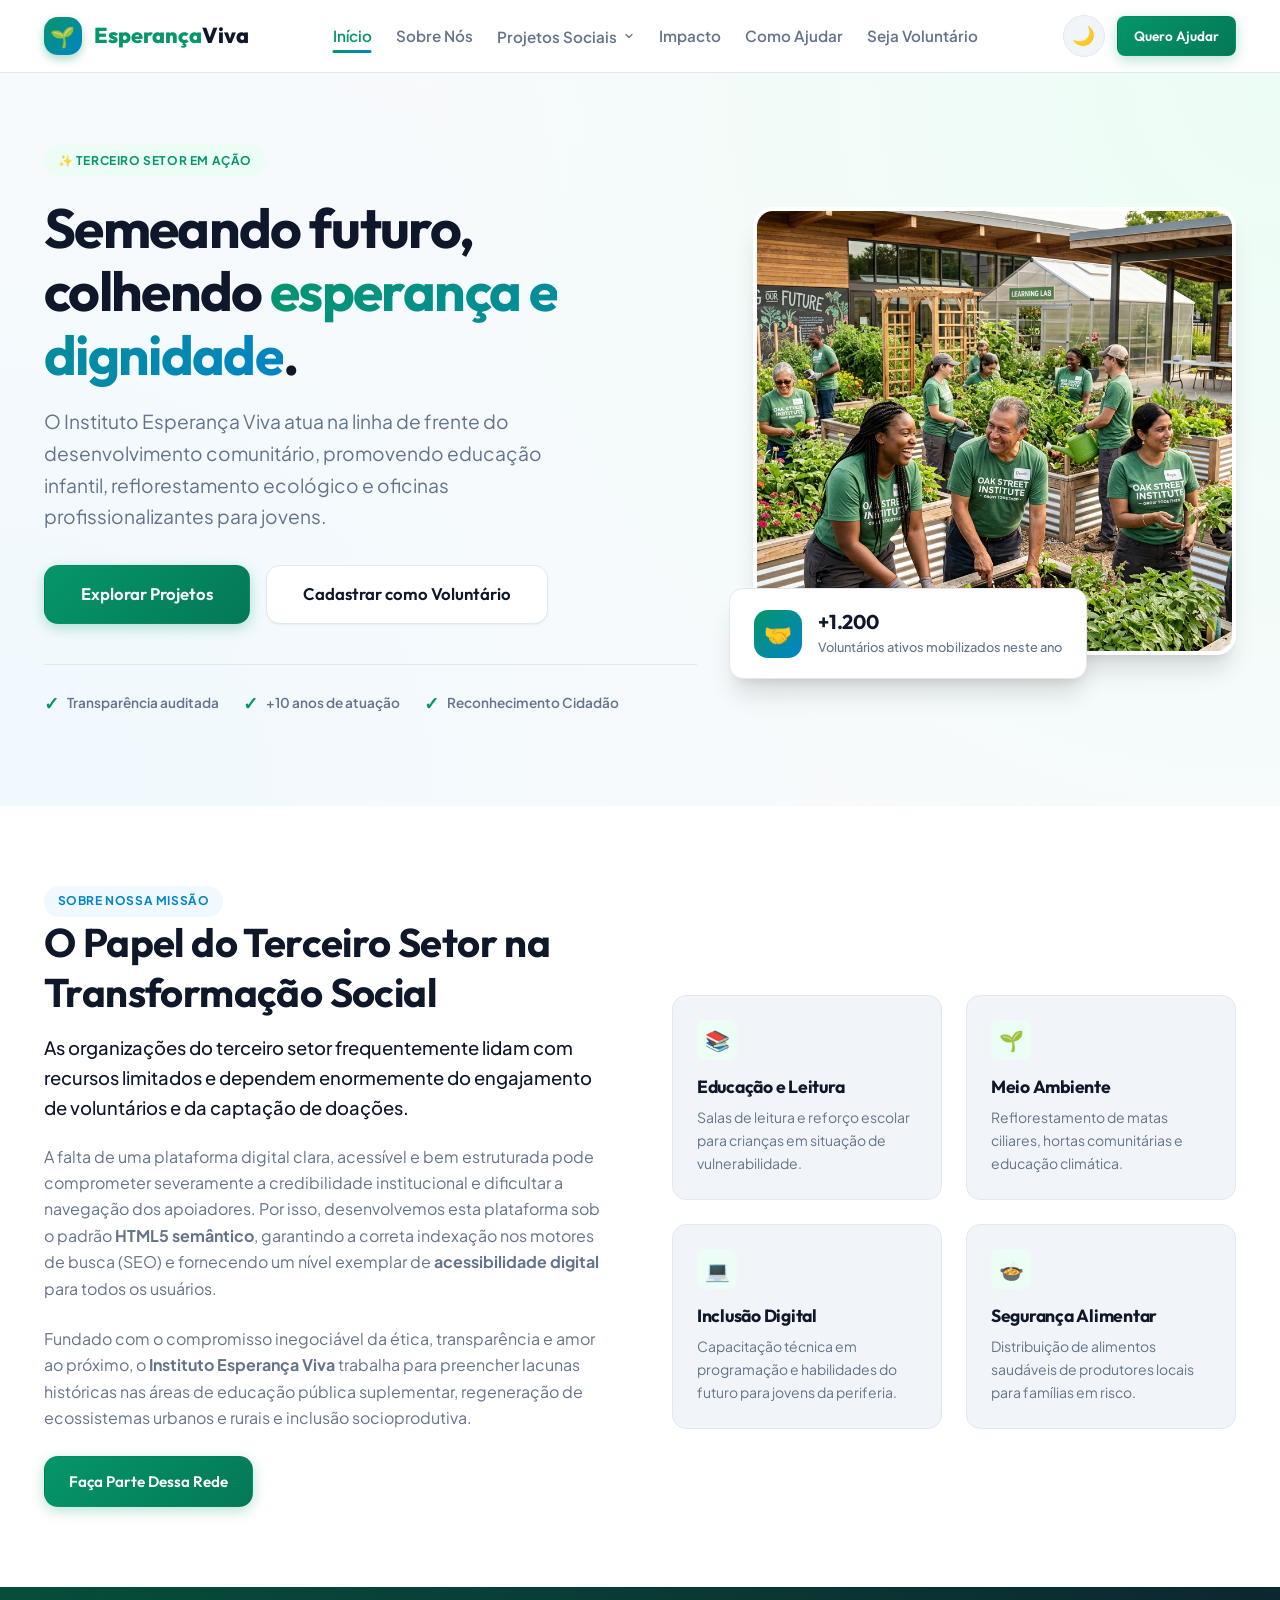
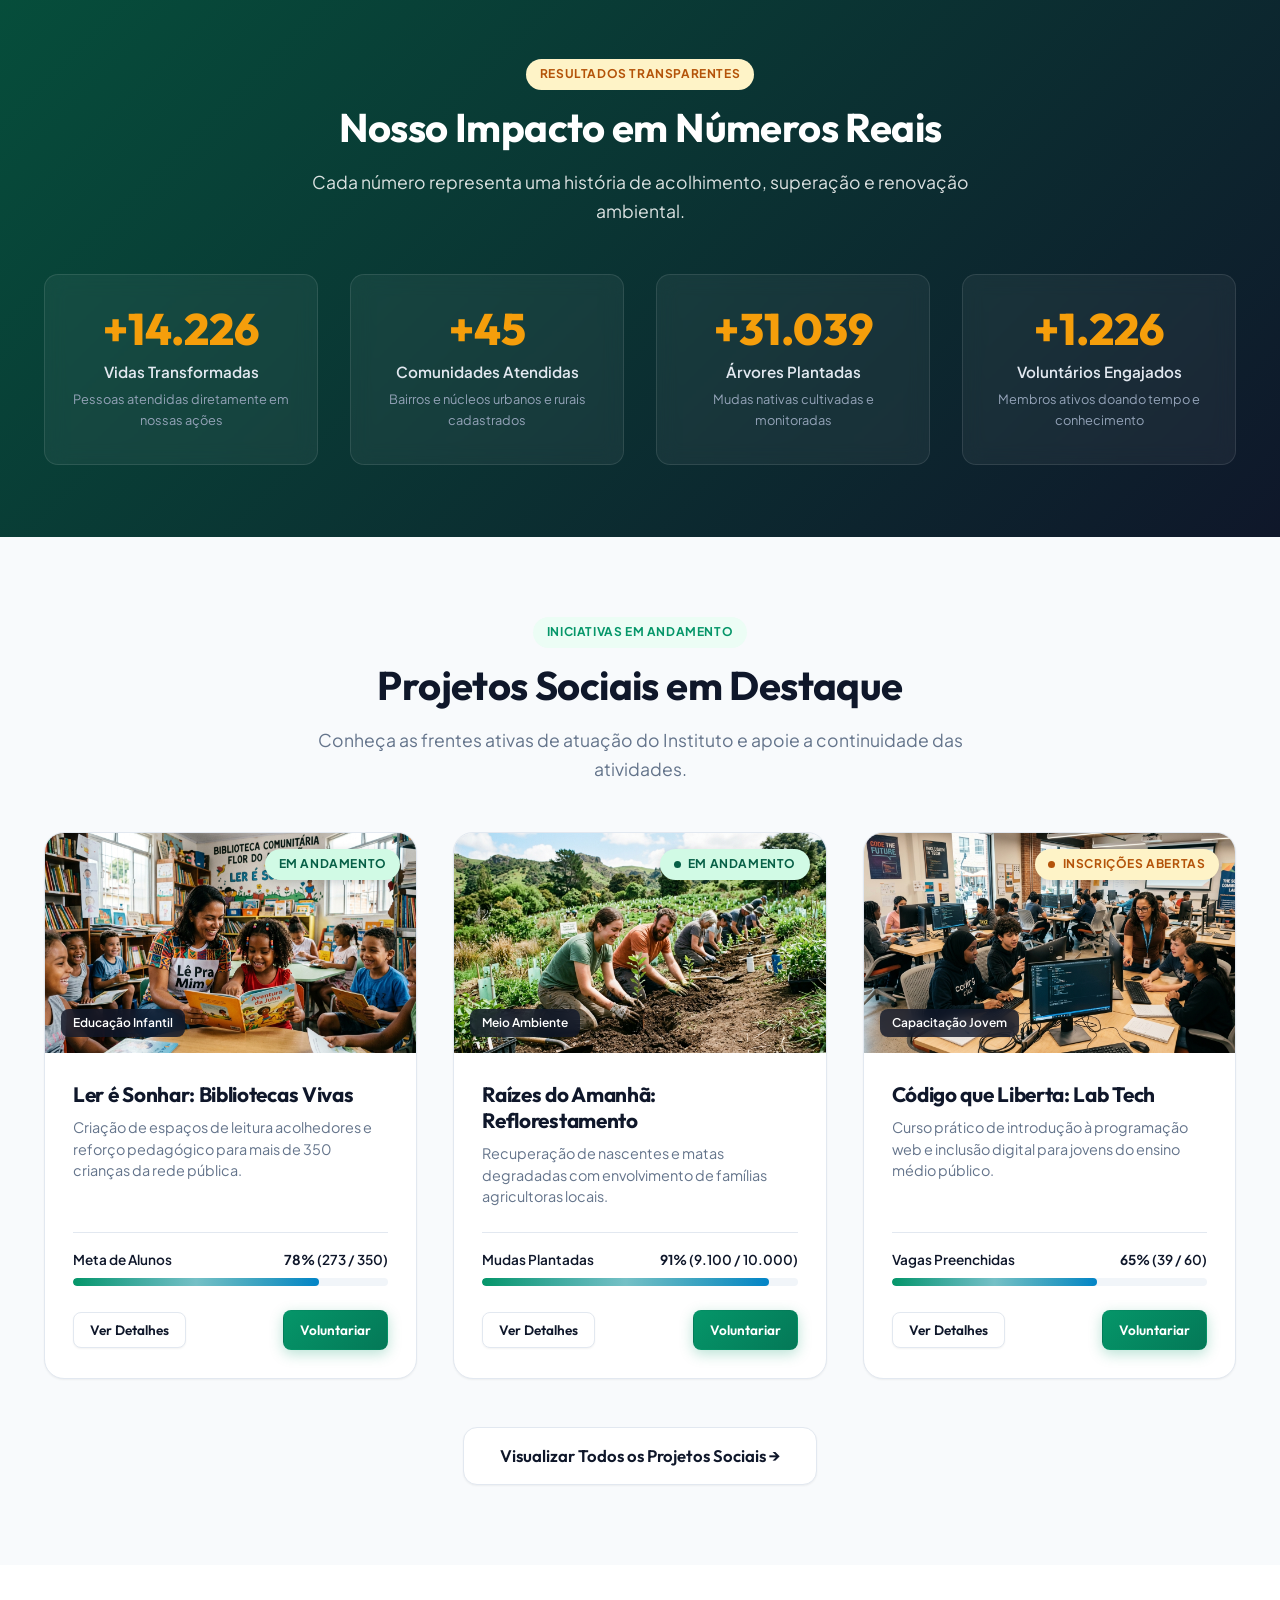
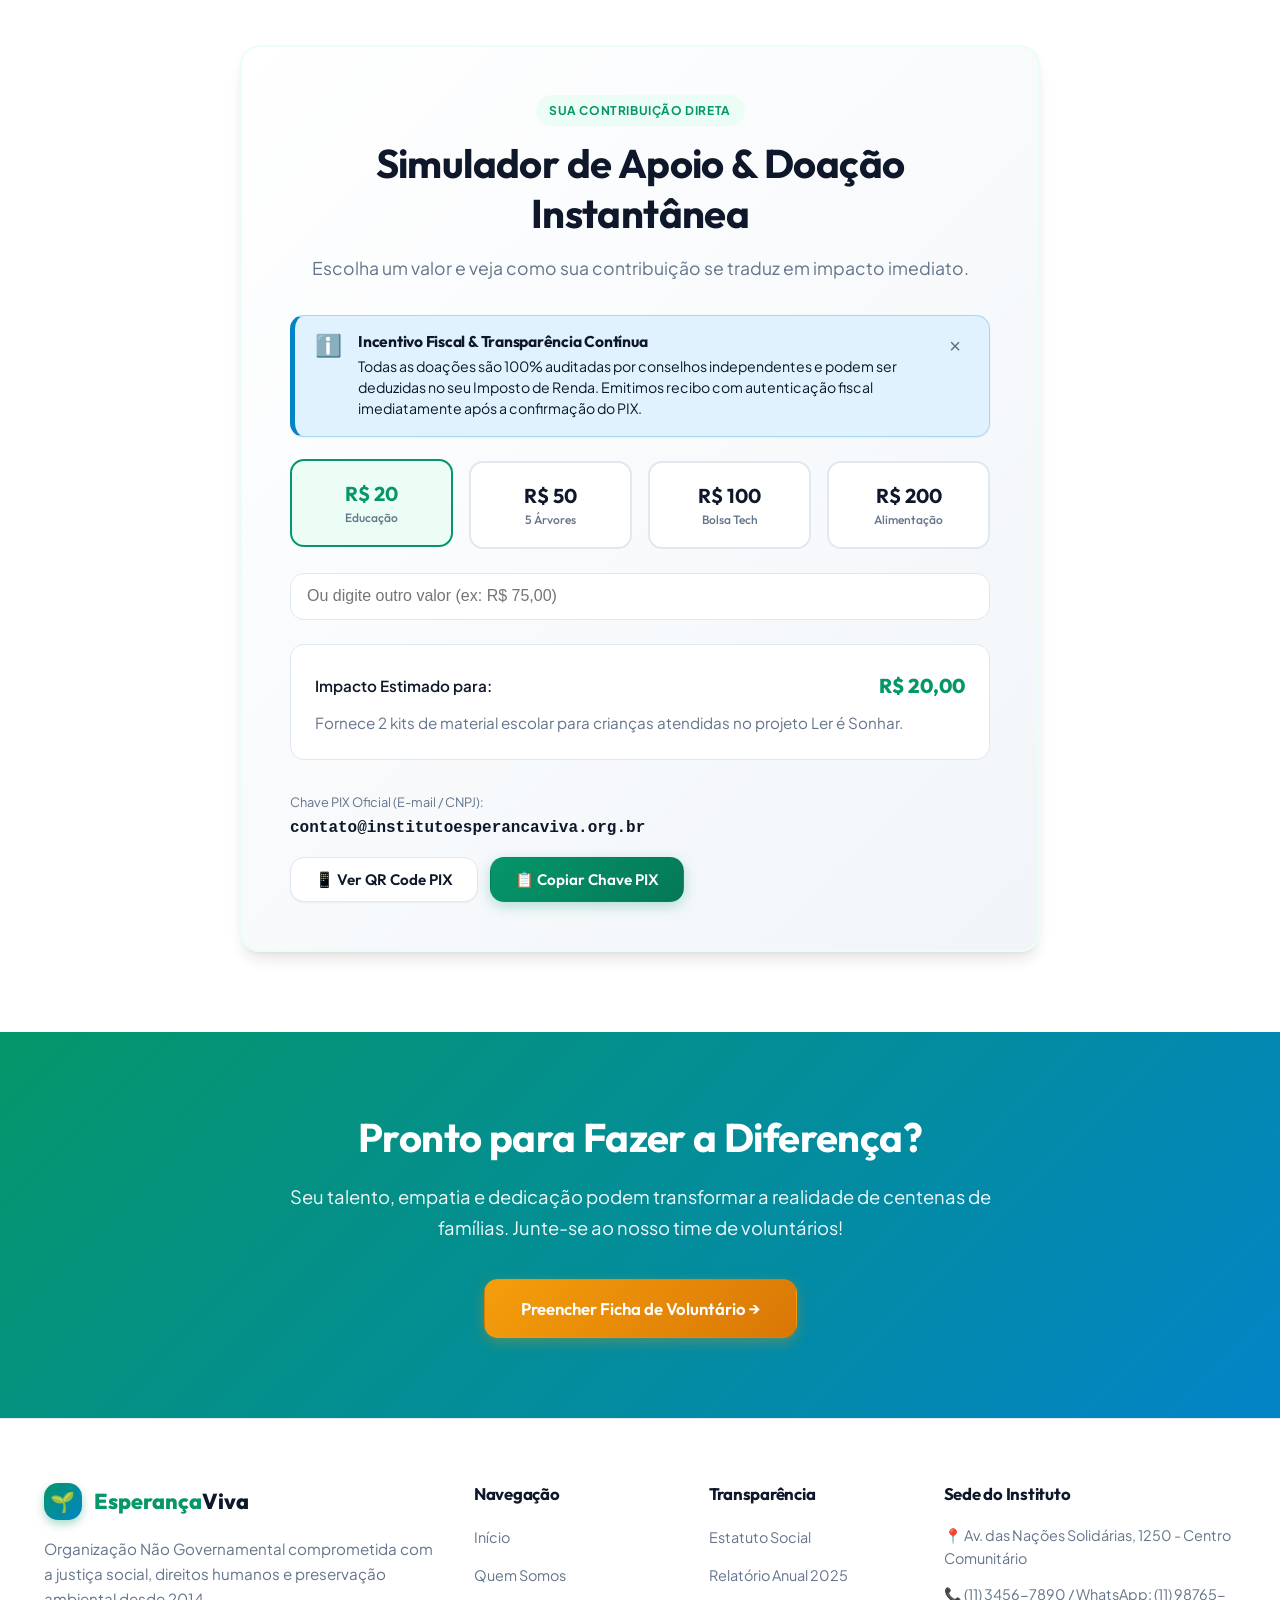
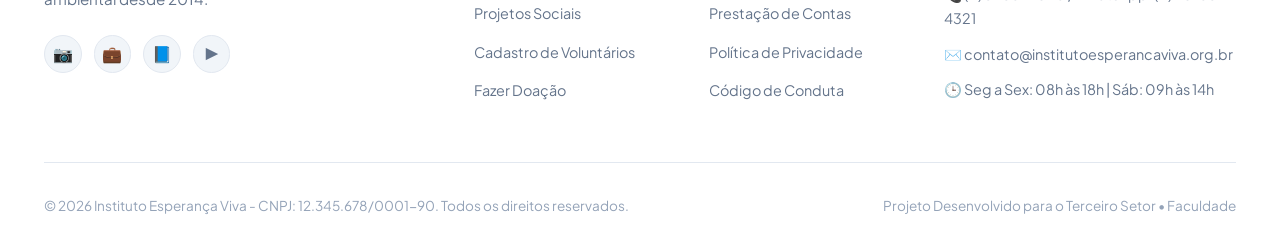
<file: index.html>
<!DOCTYPE html>
<html lang="pt-BR">
<head>
  <meta charset="UTF-8">
  <meta name="viewport" content="width=device-width, initial-scale=1.0">
  <title>Instituto Esperança Viva | Transformando Vidas e o Meio Ambiente</title>
  <meta name="description" content="ONG dedicada ao desenvolvimento socioambiental, educação comunitária e capacitação de jovens. Junte-se a nós como voluntário ou apoiador.">
  <meta name="keywords" content="ONG, terceiro setor, voluntariado, projetos sociais, meio ambiente, educação, doação">
  
  <!-- OpenGraph Social Preview -->
  <meta property="og:title" content="Instituto Esperança Viva | ONG Socioambiental">
  <meta property="og:description" content="Conheça nossos projetos sociais, impactos na comunidade e saiba como ser um voluntário.">
  <meta property="og:type" content="website">
  <meta property="og:image" content="assets/images/hero.jpg">

  <!-- Google Fonts -->
  <link rel="preconnect" href="https://fonts.googleapis.com">
  <link rel="preconnect" href="https://fonts.gstatic.com" crossorigin>
  <link href="https://fonts.googleapis.com/css2?family=Outfit:wght@400;500;600;700;800&family=Plus+Jakarta+Sans:wght@400;500;600;700&display=swap" rel="stylesheet">

  <!-- Stylesheets -->
  <link rel="stylesheet" href="css/style.css">
  <link rel="stylesheet" href="css/pages.css">
  <link rel="stylesheet" href="css/responsive.css">
</head>
<body>

  <!-- =========================================================================
       Header & Navegação Semântica
       ========================================================================= -->
  <header class="site-header" id="header">
    <div class="container header-container">
      <a href="index.html" class="logo" aria-label="Página Inicial do Instituto Esperança Viva">
        <div class="logo-icon" aria-hidden="true">🌱</div>
        <div>Esperança<span>Viva</span></div>
      </a>

      <!-- Menu Principal -->
      <nav class="main-nav" id="mainNav" aria-label="Navegação Principal">
        <ul class="nav-list">
          <li><a href="index.html" class="nav-link active">Início</a></li>
          <li><a href="#sobre" class="nav-link">Sobre Nós</a></li>
          <li class="nav-item-dropdown">
            <button type="button" class="nav-link dropdown-toggle" id="dropdownProjetosBtn" aria-haspopup="true" aria-expanded="false">
              <span>Projetos Sociais</span>
              <svg class="dropdown-chevron" width="12" height="12" viewBox="0 0 24 24" fill="none" stroke="currentColor" stroke-width="2.5" stroke-linecap="round" stroke-linejoin="round" aria-hidden="true"><polyline points="6 9 12 15 18 9"></polyline></svg>
            </button>
            <ul class="dropdown-menu" aria-labelledby="dropdownProjetosBtn" role="menu">
              <li role="none">
                <a href="projetos.html" class="dropdown-item" role="menuitem">
                  <span class="dropdown-icon" aria-hidden="true">🌟</span>
                  <div class="dropdown-text">
                    <strong>Todos os Projetos</strong>
                    <small>Catálogo completo com filtros</small>
                  </div>
                </a>
              </li>
              <li role="none">
                <a href="projetos.html?cat=educacao" class="dropdown-item" role="menuitem">
                  <span class="dropdown-icon" aria-hidden="true">📚</span>
                  <div class="dropdown-text">
                    <strong>Educação do Futuro</strong>
                    <small>Reforço escolar e tecnologia</small>
                  </div>
                </a>
              </li>
              <li role="none">
                <a href="projetos.html?cat=meio-ambiente" class="dropdown-item" role="menuitem">
                  <span class="dropdown-icon" aria-hidden="true">🌱</span>
                  <div class="dropdown-text">
                    <strong>Verde Urbano</strong>
                    <small>Hortas e sustentabilidade</small>
                  </div>
                </a>
              </li>
              <li role="none">
                <a href="projetos.html?cat=tecnologia" class="dropdown-item" role="menuitem">
                  <span class="dropdown-icon" aria-hidden="true">💻</span>
                  <div class="dropdown-text">
                    <strong>Inclusão Digital Tech</strong>
                    <small>Programação para jovens</small>
                  </div>
                </a>
              </li>
            </ul>
          </li>
          <li><a href="#impacto" class="nav-link">Impacto</a></li>
          <li><a href="#doar" class="nav-link">Como Ajudar</a></li>
          <li><a href="cadastro.html" class="nav-link">Seja Voluntário</a></li>
        </ul>
      </nav>

      <!-- Ações do Cabeçalho -->
      <div class="header-actions">
        <button type="button" class="theme-toggle-btn" id="themeToggle" aria-label="Alternar tema claro e escuro">🌙</button>
        <a href="cadastro.html" class="btn btn-primary btn-sm">Quero Ajudar</a>
        <button type="button" class="mobile-menu-btn" id="mobileMenuBtn" aria-label="Abrir menu de navegação" aria-expanded="false">
          <span class="hamburger-bar" aria-hidden="true"></span>
          <span class="hamburger-bar" aria-hidden="true"></span>
          <span class="hamburger-bar" aria-hidden="true"></span>
        </button>
      </div>
    </div>
  </header>

  <!-- =========================================================================
       Conteúdo Principal (Main)
       ========================================================================= -->
  <main id="mainContent">

    <!-- HERO SECTION -->
    <section class="hero-section" aria-labelledby="heroHeading">
      <div class="container">
        <div class="hero-grid">
          
          <div class="hero-content">
            <span class="badge badge-primary">✨ Terceiro Setor em Ação</span>
            <h1 class="hero-title" id="heroHeading">
              Semeando futuro, colhendo <span class="highlight">esperança e dignidade</span>.
            </h1>
            <p class="hero-description">
              O Instituto Esperança Viva atua na linha de frente do desenvolvimento comunitário, promovendo educação infantil, reflorestamento ecológico e oficinas profissionalizantes para jovens.
            </p>

            <div class="hero-actions">
              <a href="projetos.html" class="btn btn-primary btn-lg">Explorar Projetos</a>
              <a href="cadastro.html" class="btn btn-secondary btn-lg">Cadastrar como Voluntário</a>
            </div>

            <div class="hero-badges-trust">
              <div class="trust-item">
                <span class="trust-icon">✓</span> Transparência auditada
              </div>
              <div class="trust-item">
                <span class="trust-icon">✓</span> +10 anos de atuação
              </div>
              <div class="trust-item">
                <span class="trust-icon">✓</span> Reconhecimento Cidadão
              </div>
            </div>
          </div>

          <div class="hero-media-wrapper">
            <div class="hero-image-container">
              <img src="assets/images/hero.jpg" alt="Voluntários e moradores trabalhando em horta comunitária e centro socioambiental" width="600" height="440" loading="eager">
            </div>

            <div class="floating-impact-card" role="region" aria-label="Destaque de Impacto">
              <div class="floating-icon">🤝</div>
              <div class="floating-text">
                <h4>+1.200</h4>
                <p>Voluntários ativos mobilizados neste ano</p>
              </div>
            </div>
          </div>

        </div>
      </div>
    </section>

    <!-- CONTEXTO DO TERCEIRO SETOR & SOBRE NÓS -->
    <section class="section about-section" id="sobre" aria-labelledby="aboutHeading">
      <div class="container">
        <div class="about-grid">
          
          <div class="about-info">
            <span class="badge badge-secondary">Sobre Nossa Missão</span>
            <h2 class="section-title" id="aboutHeading">O Papel do Terceiro Setor na Transformação Social</h2>
            <p class="about-lead">
              As organizações do terceiro setor frequentemente lidam com recursos limitados e dependem enormemente do engajamento de voluntários e da captação de doações.
            </p>
            <p class="about-text">
              A falta de uma plataforma digital clara, acessível e bem estruturada pode comprometer severamente a credibilidade institucional e dificultar a navegação dos apoiadores. Por isso, desenvolvemos esta plataforma sob o padrão <strong>HTML5 semântico</strong>, garantindo a correta indexação nos motores de busca (SEO) e fornecendo um nível exemplar de <strong>acessibilidade digital</strong> para todos os usuários.
            </p>
            <p class="about-text">
              Fundado com o compromisso inegociável da ética, transparência e amor ao próximo, o <strong>Instituto Esperança Viva</strong> trabalha para preencher lacunas históricas nas áreas de educação pública suplementar, regeneração de ecossistemas urbanos e rurais e inclusão socioprodutiva.
            </p>
            <a href="cadastro.html" class="btn btn-primary">Faça Parte Dessa Rede</a>
          </div>

          <div class="pillars-grid">
            <article class="pillar-card">
              <div class="pillar-icon">📚</div>
              <h4>Educação e Leitura</h4>
              <p>Salas de leitura e reforço escolar para crianças em situação de vulnerabilidade.</p>
            </article>

            <article class="pillar-card">
              <div class="pillar-icon">🌱</div>
              <h4>Meio Ambiente</h4>
              <p>Reflorestamento de matas ciliares, hortas comunitárias e educação climática.</p>
            </article>

            <article class="pillar-card">
              <div class="pillar-icon">💻</div>
              <h4>Inclusão Digital</h4>
              <p>Capacitação técnica em programação e habilidades do futuro para jovens da periferia.</p>
            </article>

            <article class="pillar-card">
              <div class="pillar-icon">🍲</div>
              <h4>Segurança Alimentar</h4>
              <p>Distribuição de alimentos saudáveis de produtores locais para famílias em risco.</p>
            </article>
          </div>

        </div>
      </div>
    </section>

    <!-- MÉTRICAS DE IMPACTO ANIMADAS -->
    <section class="metrics-section" id="impacto" aria-labelledby="metricsHeading">
      <div class="container">
        <div class="section-header">
          <span class="badge badge-accent">Resultados Transparentes</span>
          <h2 class="section-title" id="metricsHeading">Nosso Impacto em Números Reais</h2>
          <p class="section-subtitle">Cada número representa uma história de acolhimento, superação e renovação ambiental.</p>
        </div>

        <div class="metrics-grid">
          <div class="metric-card">
            <div class="metric-number" data-target="14850" data-prefix="+">0</div>
            <div class="metric-label">Vidas Transformadas</div>
            <div class="metric-desc">Pessoas atendidas diretamente em nossas ações</div>
          </div>

          <div class="metric-card">
            <div class="metric-number" data-target="48" data-prefix="+">0</div>
            <div class="metric-label">Comunidades Atendidas</div>
            <div class="metric-desc">Bairros e núcleos urbanos e rurais cadastrados</div>
          </div>

          <div class="metric-card">
            <div class="metric-number" data-target="32400" data-prefix="+">0</div>
            <div class="metric-label">Árvores Plantadas</div>
            <div class="metric-desc">Mudas nativas cultivadas e monitoradas</div>
          </div>

          <div class="metric-card">
            <div class="metric-number" data-target="1280" data-prefix="+">0</div>
            <div class="metric-label">Voluntários Engajados</div>
            <div class="metric-desc">Membros ativos doando tempo e conhecimento</div>
          </div>
        </div>
      </div>
    </section>

    <!-- DESTAQUES DOS PROJETOS SOCIAIS -->
    <section class="section" id="projetos-destaque" aria-labelledby="featuredHeading">
      <div class="container">
        <div class="section-header">
          <span class="badge badge-primary">Iniciativas em Andamento</span>
          <h2 class="section-title" id="featuredHeading">Projetos Sociais em Destaque</h2>
          <p class="section-subtitle">Conheça as frentes ativas de atuação do Instituto e apoie a continuidade das atividades.</p>
        </div>

        <div class="projects-grid">
          
          <!-- Card 1: Educação -->
          <article class="project-card" data-category="educacao">
            <div class="project-thumb">
              <span class="badge badge-success project-badge-status">Em Andamento</span>
              <span class="project-category-tag">Educação Infantil</span>
              <img src="assets/images/project-educacao.jpg" alt="Crianças e professora em biblioteca comunitária" loading="lazy">
            </div>
            <div class="project-body">
              <h3 class="project-title">Ler é Sonhar: Bibliotecas Vivas</h3>
              <p class="project-summary">Criação de espaços de leitura acolhedores e reforço pedagógico para mais de 350 crianças da rede pública.</p>
              
              <div class="project-progress-box">
                <div class="progress-labels">
                  <span>Meta de Alunos</span>
                  <span><strong>78%</strong> (273 / 350)</span>
                </div>
                <div class="progress-bar-bg">
                  <div class="progress-bar-fill" style="width: 78%;"></div>
                </div>
              </div>

              <div class="project-footer">
                <button type="button" class="btn btn-secondary btn-sm btn-details">Ver Detalhes</button>
                <a href="cadastro.html" class="btn btn-primary btn-sm">Voluntariar</a>
              </div>
            </div>
          </article>

          <!-- Card 2: Meio Ambiente -->
          <article class="project-card" data-category="ambiente">
            <div class="project-thumb">
              <span class="badge badge-success project-badge-status"><span class="pulse-dot"></span> Em Andamento</span>
              <span class="project-category-tag">Meio Ambiente</span>
              <img src="assets/images/project-meio-ambiente.jpg" alt="Voluntários plantando mudas de árvores em encosta" loading="lazy">
            </div>
            <div class="project-body">
              <h3 class="project-title">Raízes do Amanhã: Reflorestamento</h3>
              <p class="project-summary">Recuperação de nascentes e matas degradadas com envolvimento de famílias agricultoras locais.</p>
              
              <div class="project-progress-box">
                <div class="progress-labels">
                  <span>Mudas Plantadas</span>
                  <span><strong>91%</strong> (9.100 / 10.000)</span>
                </div>
                <div class="progress-bar-bg">
                  <div class="progress-bar-fill" style="width: 91%;"></div>
                </div>
              </div>

              <div class="project-footer">
                <button type="button" class="btn btn-secondary btn-sm btn-details">Ver Detalhes</button>
                <a href="cadastro.html" class="btn btn-primary btn-sm">Voluntariar</a>
              </div>
            </div>
          </article>

          <!-- Card 3: Tecnologia & Inclusão -->
          <article class="project-card" data-category="tecnologia">
            <div class="project-thumb">
              <span class="badge badge-accent project-badge-status"><span class="pulse-dot"></span> Inscrições Abertas</span>
              <span class="project-category-tag">Capacitação Jovem</span>
              <img src="assets/images/project-tecnologia.jpg" alt="Jovens em laboratório de informática aprendendo código" loading="lazy">
            </div>
            <div class="project-body">
              <h3 class="project-title">Código que Liberta: Lab Tech</h3>
              <p class="project-summary">Curso prático de introdução à programação web e inclusão digital para jovens do ensino médio público.</p>
              
              <div class="project-progress-box">
                <div class="progress-labels">
                  <span>Vagas Preenchidas</span>
                  <span><strong>65%</strong> (39 / 60)</span>
                </div>
                <div class="progress-bar-bg">
                  <div class="progress-bar-fill" style="width: 65%;"></div>
                </div>
              </div>

              <div class="project-footer">
                <button type="button" class="btn btn-secondary btn-sm btn-details">Ver Detalhes</button>
                <a href="cadastro.html" class="btn btn-primary btn-sm">Voluntariar</a>
              </div>
            </div>
          </article>

        </div>

        <div style="text-align: center; margin-top: 3rem;">
          <a href="projetos.html" class="btn btn-secondary btn-lg">Visualizar Todos os Projetos Sociais →</a>
        </div>
      </div>
    </section>

    <!-- SIMULADOR DE DOAÇÃO & PIX -->
    <section class="section" id="doar" style="background-color: var(--bg-surface);" aria-labelledby="donationHeading">
      <div class="container">
        <div class="donation-box">
          <div class="section-header" style="margin-bottom: 2rem;">
            <span class="badge badge-primary">Sua Contribuição Direta</span>
            <h2 class="section-title" id="donationHeading">Simulador de Apoio & Doação Instantânea</h2>
            <p class="section-subtitle">Escolha um valor e veja como sua contribuição se traduz em impacto imediato.</p>
          </div>

          <!-- Alerta Contextual Integrado -->
          <div class="alert alert-info" role="region" aria-label="Informações sobre transparência e incentivo fiscal">
            <div class="alert-icon" aria-hidden="true">ℹ️</div>
            <div class="alert-content">
              <h4 class="alert-title">Incentivo Fiscal & Transparência Contínua</h4>
              <p class="alert-description">Todas as doações são 100% auditadas por conselhos independentes e podem ser deduzidas no seu Imposto de Renda. Emitimos recibo com autenticação fiscal imediatamente após a confirmação do PIX.</p>
            </div>
            <button type="button" class="alert-close" aria-label="Dispensar alerta fiscal">&times;</button>
          </div>

          <div class="donation-amounts-grid" role="group" aria-label="Selecione o valor de doação">
            <button type="button" class="amount-btn active" data-value="20">
              R$ 20
              <span>Educação</span>
            </button>
            <button type="button" class="amount-btn" data-value="50">
              R$ 50
              <span>5 Árvores</span>
            </button>
            <button type="button" class="amount-btn" data-value="100">
              R$ 100
              <span>Bolsa Tech</span>
            </button>
            <button type="button" class="amount-btn" data-value="200">
              R$ 200
              <span>Alimentação</span>
            </button>
          </div>

          <input type="text" id="customDonationInput" class="custom-amount-input" placeholder="Ou digite outro valor (ex: R$ 75,00)" aria-label="Digitar outro valor">

          <div style="background-color: var(--bg-surface); padding: 1.5rem; border-radius: var(--radius-md); border: 1px solid var(--border); margin-bottom: 2rem;">
            <div style="display: flex; justify-content: space-between; align-items: center; margin-bottom: 0.5rem;">
              <span style="font-weight: 600; font-size: 0.95rem;">Impacto Estimado para:</span>
              <span id="selectedDonationAmount" style="font-family: var(--font-heading); font-weight: 800; font-size: 1.25rem; color: var(--primary);">R$ 20,00</span>
            </div>
            <p id="donationImpactText" style="color: var(--text-muted); font-size: 0.95rem;">Fornece 2 kits de material escolar para crianças atendidas no projeto Ler é Sonhar.</p>
          </div>

          <div style="display: flex; justify-content: space-between; align-items: center; flex-wrap: wrap; gap: 1rem;">
            <div>
              <span style="font-size: 0.8rem; color: var(--text-muted); display: block;">Chave PIX Oficial (E-mail / CNPJ):</span>
              <strong style="font-family: monospace; font-size: 1rem; color: var(--text-main);">contato@institutoesperancaviva.org.br</strong>
            </div>
            <div style="display: flex; gap: 0.75rem;">
              <button type="button" class="btn btn-secondary" id="openPixModalBtn">📱 Ver QR Code PIX</button>
              <button type="button" class="btn btn-primary copy-pix-btn" id="copyPixBtn">📋 Copiar Chave PIX</button>
            </div>
          </div>
        </div>
      </div>
    </section>

    <!-- CALL TO ACTION VOLUNTARIADO -->
    <section class="section" style="background: linear-gradient(135deg, var(--primary), var(--secondary)); color: #fff; text-align: center;">
      <div class="container" style="max-width: 750px;">
        <h2 style="font-size: 2.5rem; color: #fff; margin-bottom: 1.25rem;">Pronto para Fazer a Diferença?</h2>
        <p style="font-size: 1.15rem; opacity: 0.95; margin-bottom: 2.25rem;">
          Seu talento, empatia e dedicação podem transformar a realidade de centenas de famílias. Junte-se ao nosso time de voluntários!
        </p>
        <a href="cadastro.html" class="btn btn-accent btn-lg">Preencher Ficha de Voluntário →</a>
      </div>
    </section>

  </main>

  <!-- =========================================================================
       Rodapé Semântico
       ========================================================================= -->
  <footer class="site-footer">
    <div class="container">
      <div class="footer-grid">
        
        <div class="footer-brand">
          <a href="index.html" class="logo">
            <div class="logo-icon" aria-hidden="true">🌱</div>
            <div>Esperança<span>Viva</span></div>
          </a>
          <p>
            Organização Não Governamental comprometida com a justiça social, direitos humanos e preservação ambiental desde 2014.
          </p>
          <div class="social-links">
            <a href="#" class="social-link" aria-label="Instagram">📷</a>
            <a href="#" class="social-link" aria-label="LinkedIn">💼</a>
            <a href="#" class="social-link" aria-label="Facebook">📘</a>
            <a href="#" class="social-link" aria-label="YouTube">▶️</a>
          </div>
        </div>

        <div class="footer-column">
          <h4>Navegação</h4>
          <ul class="footer-links">
            <li><a href="index.html">Início</a></li>
            <li><a href="#sobre">Quem Somos</a></li>
            <li><a href="projetos.html">Projetos Sociais</a></li>
            <li><a href="cadastro.html">Cadastro de Voluntários</a></li>
            <li><a href="#doar">Fazer Doação</a></li>
          </ul>
        </div>

        <div class="footer-column">
          <h4>Transparência</h4>
          <ul class="footer-links">
            <li><a href="#">Estatuto Social</a></li>
            <li><a href="#">Relatório Anual 2025</a></li>
            <li><a href="#">Prestação de Contas</a></li>
            <li><a href="#">Política de Privacidade</a></li>
            <li><a href="#">Código de Conduta</a></li>
          </ul>
        </div>

        <div class="footer-column footer-contact">
          <h4>Sede do Instituto</h4>
          <ul>
            <li>📍 Av. das Nações Solidárias, 1250 - Centro Comunitário</li>
            <li>📞 (11) 3456-7890 / WhatsApp: (11) 98765-4321</li>
            <li>✉️ contato@institutoesperancaviva.org.br</li>
            <li>🕒 Seg a Sex: 08h às 18h | Sáb: 09h às 14h</li>
          </ul>
        </div>

      </div>

      <div class="footer-bottom">
        <p>&copy; 2026 Instituto Esperança Viva - CNPJ: 12.345.678/0001-90. Todos os direitos reservados.</p>
        <p>Projeto Desenvolvido para o Terceiro Setor • Faculdade</p>
      </div>
    </div>
  </footer>

  <!-- =========================================================================
       Modais Acessíveis (WCAG Compliant)
       ========================================================================= -->
  <!-- Modal 1: Detalhes do Projeto -->
  <div class="modal-overlay" id="projectDetailModal" role="dialog" aria-modal="true" aria-hidden="true" aria-labelledby="modalProjectTitle">
    <div class="modal-dialog">
      <div class="modal-header">
        <h3 class="modal-title" id="modalProjectTitle">Dossiê do Projeto Social</h3>
        <button type="button" class="modal-close-btn" onclick="closeModal('projectDetailModal')" aria-label="Fechar janela">✕</button>
      </div>
      <div class="modal-body">
        <img id="modalProjectImg" src="assets/images/project-educacao.jpg" alt="Foto da iniciativa" class="modal-project-img">
        <p id="modalProjectDesc" style="color: var(--text-main); font-size: 1rem;"></p>
        
        <div class="modal-stats-grid">
          <div class="modal-stat-box">
            <strong id="modalProjectGoal">78%</strong>
            <span>Meta em Andamento</span>
          </div>
          <div class="modal-stat-box">
            <strong id="modalProjectVolunteers">42</strong>
            <span>Equipe Ativa</span>
          </div>
          <div class="modal-stat-box">
            <strong id="modalProjectLocation">Polo Regional</strong>
            <span>Local de Atuação</span>
          </div>
        </div>

        <div style="background-color: var(--primary-light); padding: 1.25rem; border-radius: var(--radius-sm); border: 1px solid var(--primary);">
          <strong style="color: var(--primary); display: block; margin-bottom: 0.35rem; font-size: 0.95rem;">Impacto Comunitário Mensurável:</strong>
          <p id="modalProjectImpact" style="font-size: 0.875rem; margin: 0; color: var(--text-main); line-height: 1.5;"></p>
        </div>
      </div>
      <div class="modal-footer">
        <button type="button" class="btn btn-secondary btn-sm" onclick="closeModal('projectDetailModal')">Fechar</button>
        <a href="cadastro.html" class="btn btn-primary btn-sm">Quero Ser Voluntário Neste Projeto</a>
      </div>
    </div>
  </div>

  <!-- Modal 2: QR Code PIX Instantâneo -->
  <div class="modal-overlay" id="pixModal" role="dialog" aria-modal="true" aria-hidden="true" aria-labelledby="pixModalTitle">
    <div class="modal-dialog" style="max-width: 480px;">
      <div class="modal-header">
        <h3 class="modal-title" id="pixModalTitle">Doação Instantânea via PIX</h3>
        <button type="button" class="modal-close-btn" onclick="closeModal('pixModal')" aria-label="Fechar janela">✕</button>
      </div>
      <div class="modal-body" style="text-align: center;">
        <span class="badge badge-primary">Valor Selecionado: <span id="pixModalAmount">R$ 20,00</span></span>
        <p style="font-size: 0.9rem; margin-top: 0.5rem;">Abra o app do seu banco, escolha <strong>Pagar via PIX</strong> e aponte a câmera para o QR Code abaixo:</p>
        
        <div class="pix-qr-box">
          <div class="qr-code-graphic" aria-label="Simulador de QR Code PIX"></div>
          <span style="font-size: 0.75rem; color: var(--text-muted);">QR Code gerado para transferência imediata</span>
        </div>

        <div style="background-color: var(--bg-subtle); padding: 0.85rem; border-radius: var(--radius-sm); border: 1px solid var(--border); font-size: 0.85rem; word-break: break-all;">
          <strong>Chave Oficial (E-mail):</strong><br>
          <span style="color: var(--primary); font-family: monospace; font-weight: 700;">contato@institutoesperancaviva.org.br</span>
        </div>
      </div>
      <div class="modal-footer">
        <button type="button" class="btn btn-secondary btn-sm" onclick="closeModal('pixModal')">Fechar</button>
        <button type="button" class="btn btn-primary btn-sm copy-pix-btn">Copiar Chave</button>
      </div>
    </div>
  </div>

  <!-- Scripts -->
  <script src="js/main.js"></script>
  <script src="js/projects.js"></script>
</body>
</html>
</file>
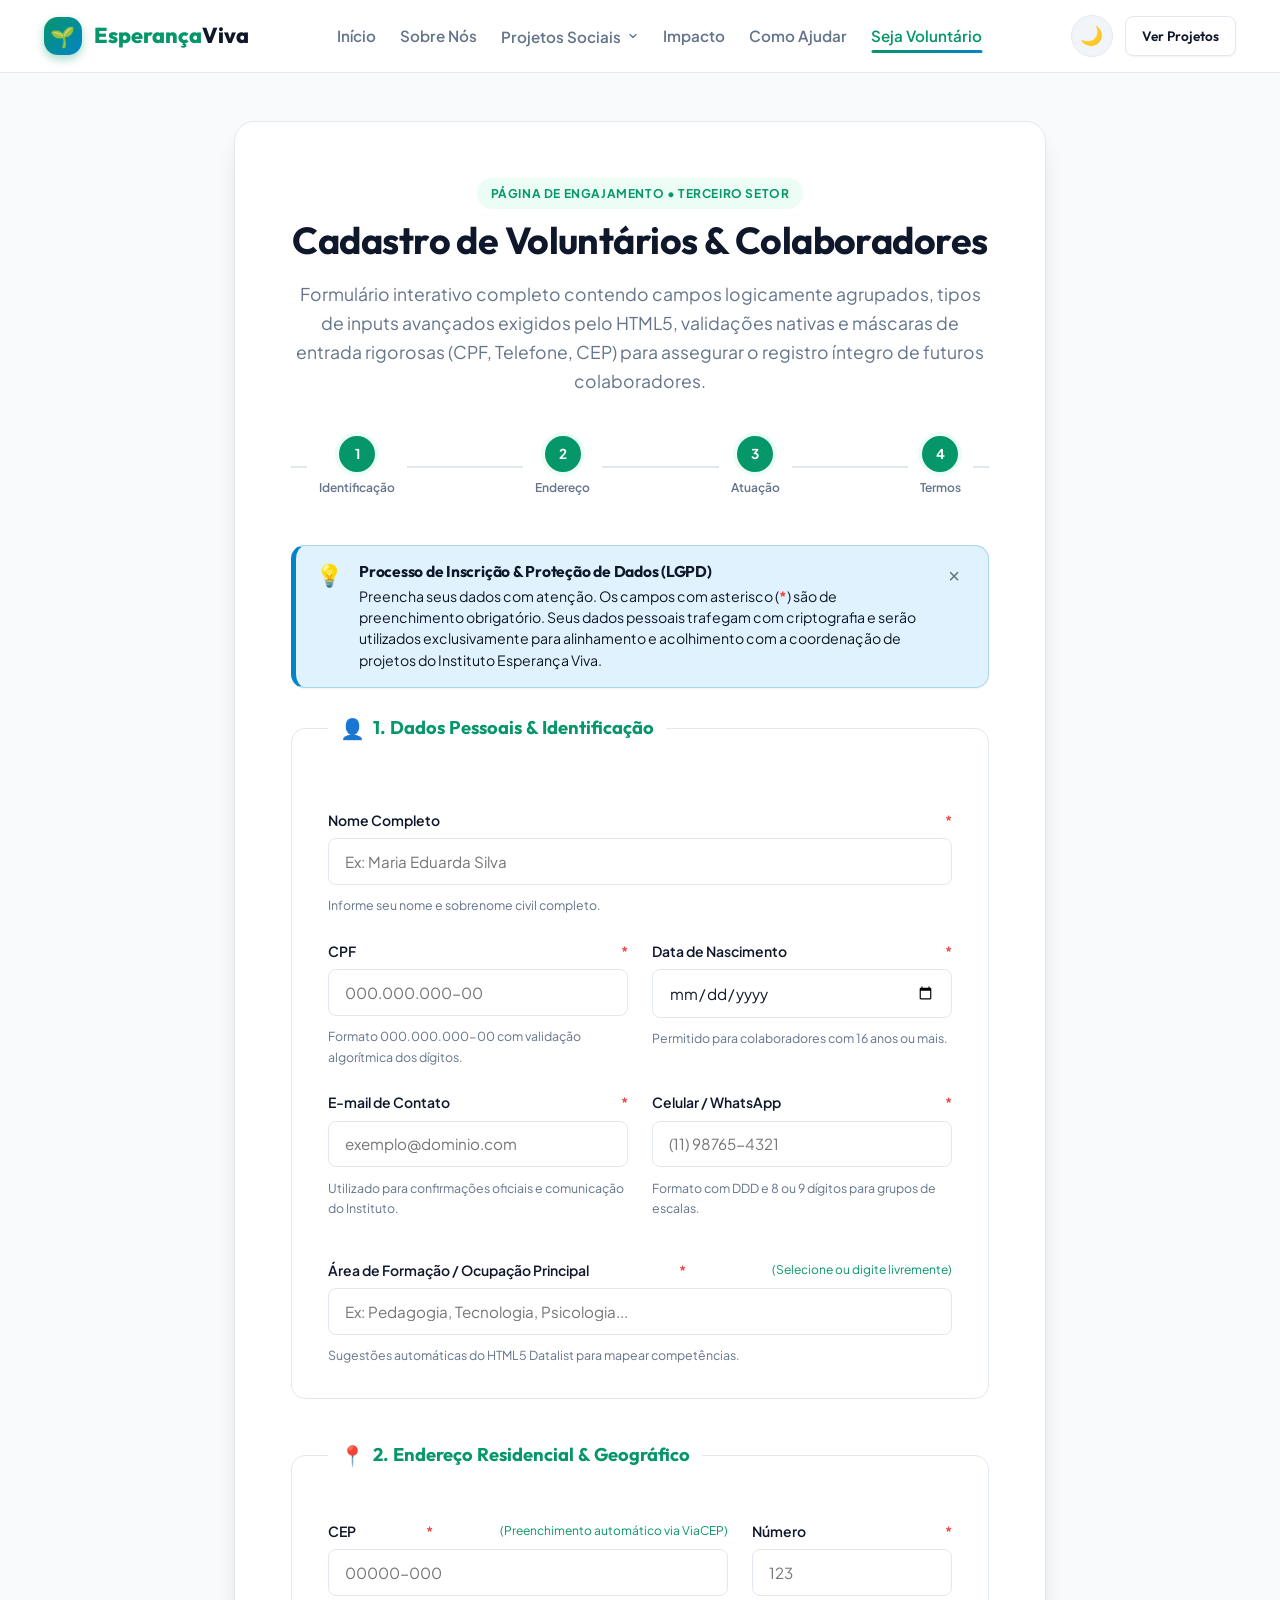
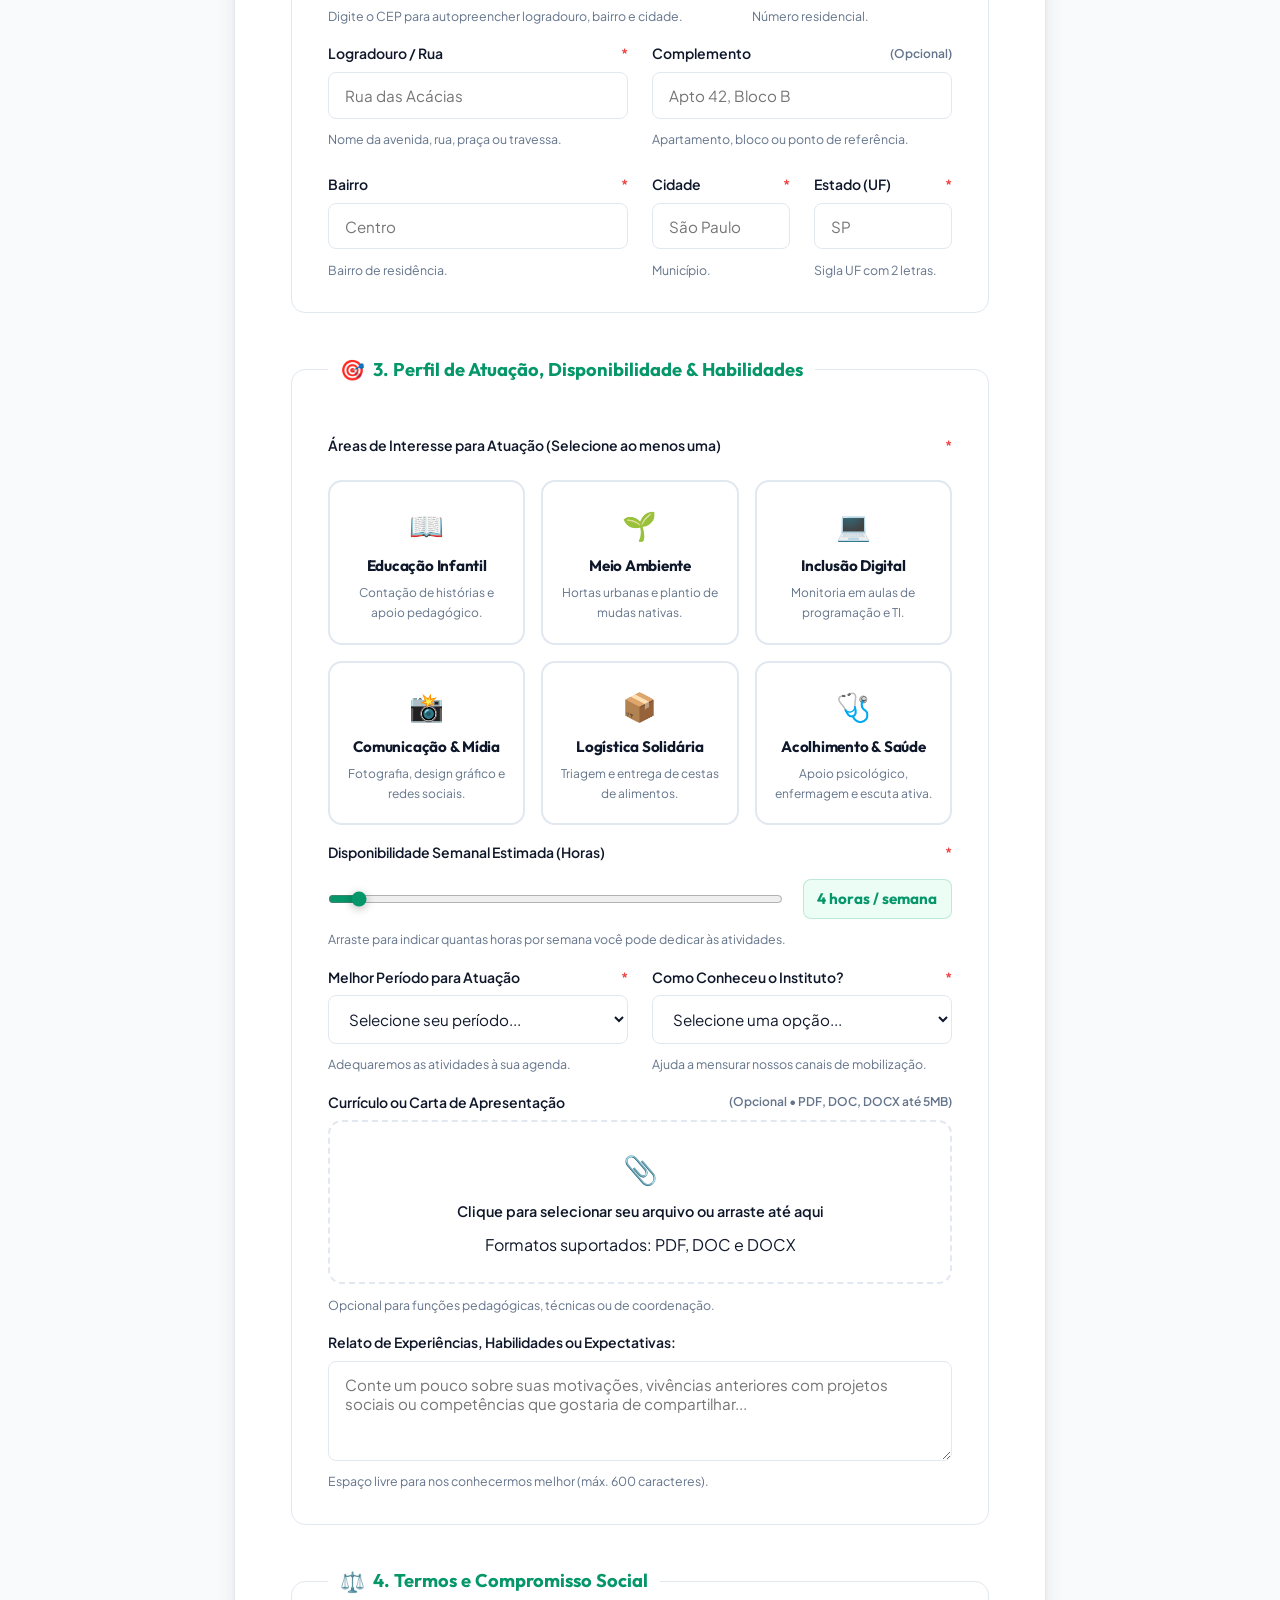
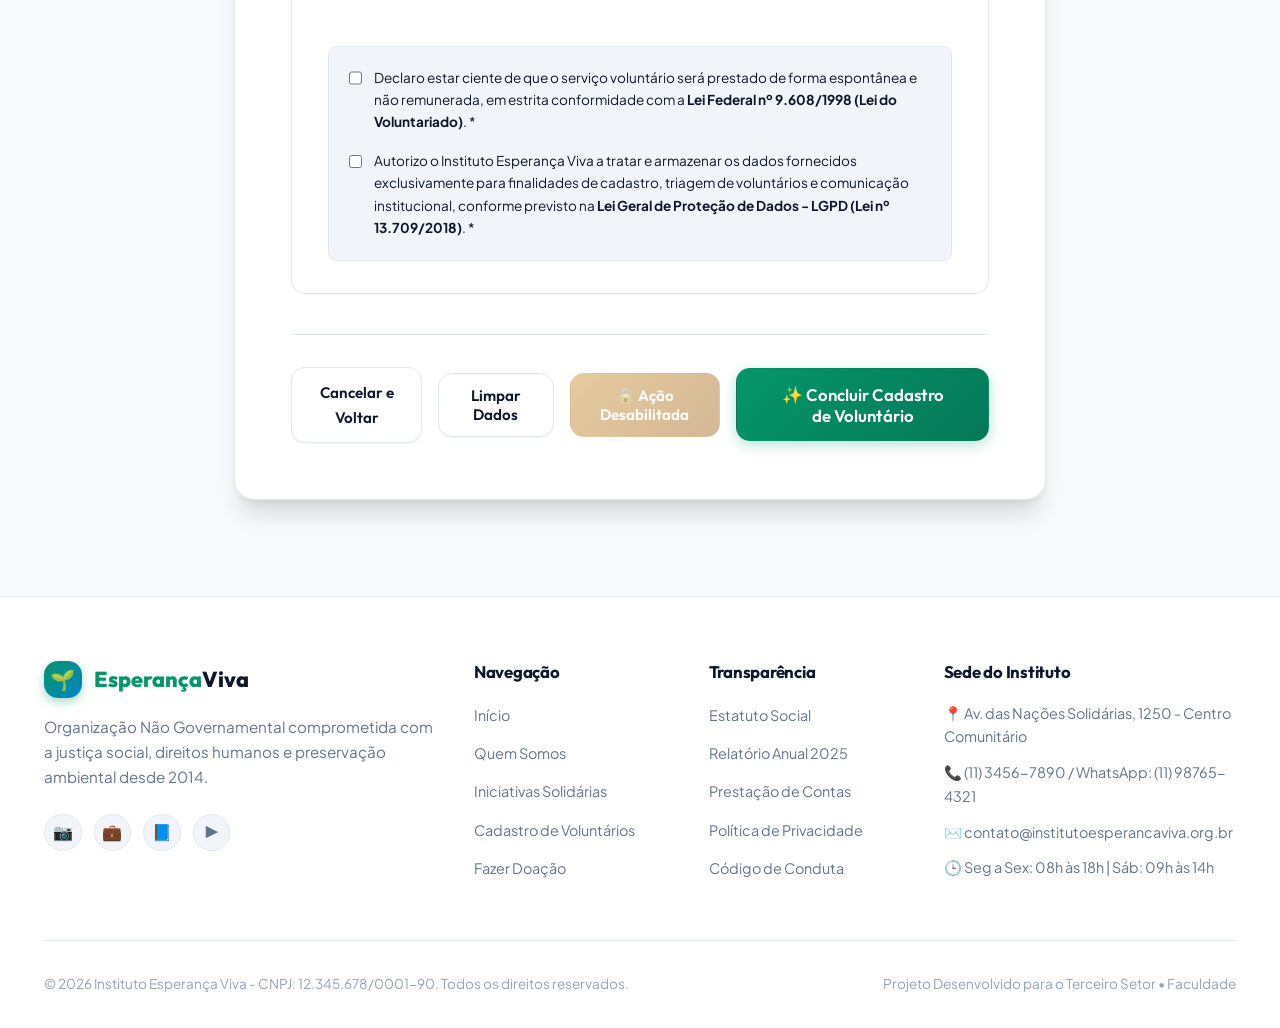
<file: cadastro.html>
<!DOCTYPE html>
<html lang="pt-BR">
<head>
  <meta charset="UTF-8">
  <meta name="viewport" content="width=device-width, initial-scale=1.0">
  <title>Página de Engajamento | Cadastro de Voluntários | Instituto Esperança Viva</title>
  <meta name="description" content="Formulário oficial de cadastro de voluntários do Instituto Esperança Viva com validações nativas e máscaras rigorosas de dados pessoais.">
  <meta name="author" content="Instituto Esperança Viva">
  
  <!-- OpenGraph -->
  <meta property="og:title" content="Página de Engajamento | Cadastro de Voluntários">
  <meta property="og:description" content="Formulário estruturado com validações nativas do HTML5 e máscaras para adesão ao voluntariado.">
  <meta property="og:type" content="website">
  <meta property="og:image" content="assets/images/hero.jpg">

  <!-- Google Fonts -->
  <link rel="preconnect" href="https://fonts.googleapis.com">
  <link rel="preconnect" href="https://fonts.gstatic.com" crossorigin>
  <link href="https://fonts.googleapis.com/css2?family=Outfit:wght@400;500;600;700;800&family=Plus+Jakarta+Sans:wght@400;500;600;700&display=swap" rel="stylesheet">

  <!-- Stylesheets -->
  <link rel="stylesheet" href="css/style.css">
  <link rel="stylesheet" href="css/pages.css">
  <link rel="stylesheet" href="css/responsive.css">
</head>
<body>

  <!-- =========================================================================
       Header & Navegação Semântica com Hierarquia Computacional Clara
       ========================================================================= -->
  <header class="site-header" id="header">
    <div class="container header-container">
      <a href="index.html" class="logo" aria-label="Página Inicial do Instituto Esperança Viva">
        <div class="logo-icon" aria-hidden="true">🌱</div>
        <div>Esperança<span>Viva</span></div>
      </a>

      <!-- Menu Principal Acessível -->
      <nav class="main-nav" id="mainNav" aria-label="Navegação Principal do Site">
        <ul class="nav-list">
          <li><a href="index.html" class="nav-link">Início</a></li>
          <li><a href="index.html#sobre" class="nav-link">Sobre Nós</a></li>
          <li class="nav-item-dropdown">
            <button type="button" class="nav-link dropdown-toggle" id="dropdownProjetosBtn" aria-haspopup="true" aria-expanded="false">
              <span>Projetos Sociais</span>
              <svg class="dropdown-chevron" width="12" height="12" viewBox="0 0 24 24" fill="none" stroke="currentColor" stroke-width="2.5" stroke-linecap="round" stroke-linejoin="round" aria-hidden="true"><polyline points="6 9 12 15 18 9"></polyline></svg>
            </button>
            <ul class="dropdown-menu" aria-labelledby="dropdownProjetosBtn" role="menu">
              <li role="none">
                <a href="projetos.html" class="dropdown-item" role="menuitem">
                  <span class="dropdown-icon" aria-hidden="true">🌟</span>
                  <div class="dropdown-text">
                    <strong>Todos os Projetos</strong>
                    <small>Catálogo completo com filtros</small>
                  </div>
                </a>
              </li>
              <li role="none">
                <a href="projetos.html?cat=educacao" class="dropdown-item" role="menuitem">
                  <span class="dropdown-icon" aria-hidden="true">📚</span>
                  <div class="dropdown-text">
                    <strong>Educação do Futuro</strong>
                    <small>Reforço escolar e tecnologia</small>
                  </div>
                </a>
              </li>
              <li role="none">
                <a href="projetos.html?cat=meio-ambiente" class="dropdown-item" role="menuitem">
                  <span class="dropdown-icon" aria-hidden="true">🌱</span>
                  <div class="dropdown-text">
                    <strong>Verde Urbano</strong>
                    <small>Hortas e sustentabilidade</small>
                  </div>
                </a>
              </li>
              <li role="none">
                <a href="projetos.html?cat=tecnologia" class="dropdown-item" role="menuitem">
                  <span class="dropdown-icon" aria-hidden="true">💻</span>
                  <div class="dropdown-text">
                    <strong>Inclusão Digital Tech</strong>
                    <small>Programação para jovens</small>
                  </div>
                </a>
              </li>
            </ul>
          </li>
          <li><a href="index.html#impacto" class="nav-link">Impacto</a></li>
          <li><a href="index.html#doar" class="nav-link">Como Ajudar</a></li>
          <li><a href="cadastro.html" class="nav-link active" aria-current="page">Seja Voluntário</a></li>
        </ul>
      </nav>

      <!-- Ações do Cabeçalho -->
      <div class="header-actions">
        <button type="button" class="theme-toggle-btn" id="themeToggle" aria-label="Alternar entre tema claro e escuro">🌙</button>
        <a href="projetos.html" class="btn btn-secondary btn-sm">Ver Projetos</a>
        <button type="button" class="mobile-menu-btn" id="mobileMenuBtn" aria-label="Abrir menu de navegação" aria-expanded="false">
          <span class="hamburger-bar" aria-hidden="true"></span>
          <span class="hamburger-bar" aria-hidden="true"></span>
          <span class="hamburger-bar" aria-hidden="true"></span>
        </button>
      </div>
    </div>
  </header>

  <!-- =========================================================================
       Conteúdo Principal (Main) - Formulário Avançado com Agrupamento Lógico
       ========================================================================= -->
  <main id="mainContent">

    <div class="container form-page-container">
      <div class="form-card">
        
        <header class="form-header-intro">
          <span class="badge badge-primary">Página de Engajamento • Terceiro Setor</span>
          <h1 class="section-title" style="margin-top: 0.5rem; font-size: 2.35rem;">Cadastro de Voluntários & Colaboradores</h1>
          <p class="section-subtitle">
            Formulário interativo completo contendo campos logicamente agrupados, tipos de inputs avançados exigidos pelo HTML5, validações nativas e máscaras de entrada rigorosas (CPF, Telefone, CEP) para assegurar o registro íntegro de futuros colaboradores.
          </p>
        </header>

        <!-- Indicador Visual de Etapas Lógicas -->
        <nav class="form-progress-indicator" aria-label="Etapas lógicas do formulário">
          <div class="step-item active">
            <div class="step-bubble" aria-hidden="true">1</div>
            <span class="step-label">Identificação</span>
          </div>
          <div class="step-item active">
            <div class="step-bubble" aria-hidden="true">2</div>
            <span class="step-label">Endereço</span>
          </div>
          <div class="step-item active">
            <div class="step-bubble" aria-hidden="true">3</div>
            <span class="step-label">Atuação</span>
          </div>
          <div class="step-item active">
            <div class="step-bubble" aria-hidden="true">4</div>
            <span class="step-label">Termos</span>
          </div>
        </nav>

        <!-- FORMULÁRIO PRINCIPAL: W3C Validated, Semantic & Accessible -->
        <form id="volunteerForm" action="#" method="POST" autocomplete="on" role="form" novalidate>

          <!-- Alerta Contextual Integrado: Orientações & LGPD -->
          <div class="alert alert-info" role="region" aria-label="Orientações sobre o cadastro de voluntário">
            <div class="alert-icon" aria-hidden="true">💡</div>
            <div class="alert-content">
              <h4 class="alert-title">Processo de Inscrição & Proteção de Dados (LGPD)</h4>
              <p class="alert-description">Preencha seus dados com atenção. Os campos com asterisco (<span style="color:var(--error); font-weight:bold;">*</span>) são de preenchimento obrigatório. Seus dados pessoais trafegam com criptografia e serão utilizados exclusivamente para alinhamento e acolhimento com a coordenação de projetos do Instituto Esperança Viva.</p>
            </div>
            <button type="button" class="alert-close" aria-label="Dispensar aviso sobre cadastro">&times;</button>
          </div>

          <!-- ===============================================================
               GRUPO 1: DADOS PESSOAIS & INFORMAÇÕES PESSOAIS (HTML5 Avançado)
               =============================================================== -->
          <fieldset class="form-fieldset">
            <legend class="form-legend">
              <span class="legend-icon" aria-hidden="true">👤</span> 1. Dados Pessoais & Identificação
            </legend>

            <div class="form-grid-2">
              
              <!-- Nome Completo (HTML5 text com autocomplete e minlength) -->
              <div class="form-group full-width">
                <label for="nome" class="form-label">
                  Nome Completo <span class="required-mark" aria-hidden="true">*</span>
                </label>
                <div class="input-wrapper">
                  <input type="text" id="nome" name="nome" class="form-input" required minlength="4" maxlength="80" placeholder="Ex: Maria Eduarda Silva" autocomplete="name" aria-required="true" aria-describedby="hint-nome" spellcheck="false">
                </div>
                <div id="hint-nome" class="feedback-msg hint" aria-live="polite">Informe seu nome e sobrenome civil completo.</div>
              </div>

              <!-- CPF (HTML5 text com pattern rigoroso, inputmode numérico e máscara) -->
              <div class="form-group">
                <label for="cpf" class="form-label">
                  CPF <span class="required-mark" aria-hidden="true">*</span>
                </label>
                <div class="input-wrapper">
                  <input type="text" id="cpf" name="cpf" class="form-input" data-mask="cpf" inputmode="numeric" pattern="\d{3}\.\d{3}\.\d{3}-\d{2}" title="Digite o CPF no formato 000.000.000-00" required maxlength="14" placeholder="000.000.000-00" autocomplete="off" aria-required="true" aria-describedby="hint-cpf">
                </div>
                <div id="hint-cpf" class="feedback-msg hint" aria-live="polite">Formato 000.000.000-00 com validação algorítmica dos dígitos.</div>
              </div>

              <!-- Data de Nascimento (HTML5 date com limites min e max) -->
              <div class="form-group">
                <label for="dataNascimento" class="form-label">
                  Data de Nascimento <span class="required-mark" aria-hidden="true">*</span>
                </label>
                <div class="input-wrapper">
                  <input type="date" id="dataNascimento" name="data_nascimento" class="form-input" required min="1920-01-01" max="2010-12-31" autocomplete="bday" aria-required="true" aria-describedby="hint-dataNasc">
                </div>
                <div id="hint-dataNasc" class="feedback-msg hint" aria-live="polite">Permitido para colaboradores com 16 anos ou mais.</div>
              </div>

              <!-- E-mail (HTML5 email com validação nativa de formato RFC e pattern) -->
              <div class="form-group">
                <label for="email" class="form-label">
                  E-mail de Contato <span class="required-mark" aria-hidden="true">*</span>
                </label>
                <div class="input-wrapper">
                  <input type="email" id="email" name="email" class="form-input" required pattern="[a-z0-9._%+-]+@[a-z0-9.-]+\.[a-z]{2,}$" title="Digite um e-mail válido (ex: seu.nome@dominio.com)" placeholder="exemplo@dominio.com" autocomplete="email" aria-required="true" aria-describedby="hint-email">
                </div>
                <div id="hint-email" class="feedback-msg hint" aria-live="polite">Utilizado para confirmações oficiais e comunicação do Instituto.</div>
              </div>

              <!-- Telefone / WhatsApp (HTML5 tel com inputmode e pattern) -->
              <div class="form-group">
                <label for="telefone" class="form-label">
                  Celular / WhatsApp <span class="required-mark" aria-hidden="true">*</span>
                </label>
                <div class="input-wrapper">
                  <input type="tel" id="telefone" name="telefone" class="form-input" data-mask="phone" inputmode="tel" pattern="\([0-9]{2}\)\s[0-9]{4,5}-[0-9]{4}" title="Digite o telefone no formato (11) 98765-4321" required maxlength="15" placeholder="(11) 98765-4321" autocomplete="tel" aria-required="true" aria-describedby="hint-telefone">
                </div>
                <div id="hint-telefone" class="feedback-msg hint" aria-live="polite">Formato com DDD e 8 ou 9 dígitos para grupos de escalas.</div>
              </div>

              <!-- Área Profissional / Formação com HTML5 DATALIST -->
              <div class="form-group full-width">
                <label for="profissao" class="form-label">
                  Área de Formação / Ocupação Principal <span class="required-mark" aria-hidden="true">*</span>
                  <span style="font-size: 0.75rem; color: var(--primary); font-weight: normal;">(Selecione ou digite livremente)</span>
                </label>
                <div class="input-wrapper">
                  <input type="text" id="profissao" name="profissao" list="listaProfissoes" class="form-input" required placeholder="Ex: Pedagogia, Tecnologia, Psicologia..." autocomplete="organization-title" aria-required="true" aria-describedby="hint-profissao">
                  <datalist id="listaProfissoes">
                    <option value="Educação e Pedagogia">
                    <option value="Tecnologia da Informação & Programação">
                    <option value="Psicologia e Acolhimento Comunitário">
                    <option value="Serviço Social & Direitos Humanos">
                    <option value="Engenharia Ambiental & Agronomia">
                    <option value="Administração, Logística & Finanças">
                    <option value="Comunicação Social, Fotografia & Design">
                    <option value="Saúde Coletiva & Enfermagem">
                    <option value="Artes, Música & Expressão Corporal">
                    <option value="Estudante Universitário / Ensino Médio">
                  </datalist>
                </div>
                <div id="hint-profissao" class="feedback-msg hint" aria-live="polite">Sugestões automáticas do HTML5 Datalist para mapear competências.</div>
              </div>

            </div>
          </fieldset>

          <!-- ===============================================================
               GRUPO 2: ENDEREÇO & LOCALIZAÇÃO (ViaCEP e Inputs Específicos)
               =============================================================== -->
          <fieldset class="form-fieldset">
            <legend class="form-legend">
              <span class="legend-icon" aria-hidden="true">📍</span> 2. Endereço Residencial & Geográfico
            </legend>

            <div class="form-grid-cep">
              
              <!-- CEP (HTML5 search/text com inputmode, pattern e busca assíncrona) -->
              <div class="form-group">
                <label for="cep" class="form-label">
                  CEP <span class="required-mark" aria-hidden="true">*</span>
                  <span style="font-size: 0.75rem; color: var(--primary); font-weight: normal;">(Preenchimento automático via ViaCEP)</span>
                </label>
                <div class="input-wrapper">
                  <input type="text" id="cep" name="cep" class="form-input" data-mask="cep" inputmode="numeric" pattern="\d{5}-\d{3}" title="Digite o CEP no formato 00000-000" required maxlength="9" placeholder="00000-000" autocomplete="postal-code" aria-required="true" aria-describedby="hint-cep">
                </div>
                <div id="hint-cep" class="feedback-msg hint" aria-live="polite">Digite o CEP para autopreencher logradouro, bairro e cidade.</div>
              </div>

              <!-- Número Residencial (HTML5 number com min e max) -->
              <div class="form-group">
                <label for="numero" class="form-label">
                  Número <span class="required-mark" aria-hidden="true">*</span>
                </label>
                <div class="input-wrapper">
                  <input type="number" id="numero" name="numero" class="form-input" min="1" max="999999" step="1" inputmode="numeric" required placeholder="123" autocomplete="address-line2" aria-required="true" aria-describedby="hint-numero">
                </div>
                <div id="hint-numero" class="feedback-msg hint" aria-live="polite">Número residencial.</div>
              </div>

            </div>

            <div class="form-grid-2">
              
              <!-- Logradouro / Rua -->
              <div class="form-group">
                <label for="logradouro" class="form-label">
                  Logradouro / Rua <span class="required-mark" aria-hidden="true">*</span>
                </label>
                <div class="input-wrapper">
                  <input type="text" id="logradouro" name="logradouro" class="form-input" required placeholder="Rua das Acácias" autocomplete="address-line1" aria-required="true">
                </div>
                <div class="feedback-msg hint">Nome da avenida, rua, praça ou travessa.</div>
              </div>

              <!-- Complemento -->
              <div class="form-group">
                <label for="complemento" class="form-label">
                  Complemento <span style="font-size: 0.75rem; color: var(--text-muted);">(Opcional)</span>
                </label>
                <div class="input-wrapper">
                  <input type="text" id="complemento" name="complemento" class="form-input" placeholder="Apto 42, Bloco B" autocomplete="address-line2">
                </div>
                <div class="feedback-msg hint">Apartamento, bloco ou ponto de referência.</div>
              </div>

              <!-- Bairro -->
              <div class="form-group">
                <label for="bairro" class="form-label">
                  Bairro <span class="required-mark" aria-hidden="true">*</span>
                </label>
                <div class="input-wrapper">
                  <input type="text" id="bairro" name="bairro" class="form-input" required placeholder="Centro" autocomplete="address-level3" aria-required="true">
                </div>
                <div class="feedback-msg hint">Bairro de residência.</div>
              </div>

              <!-- Cidade e Estado -->
              <div class="form-grid-2" style="margin-top: 0;">
                <div class="form-group">
                  <label for="cidade" class="form-label">
                    Cidade <span class="required-mark" aria-hidden="true">*</span>
                  </label>
                  <div class="input-wrapper">
                    <input type="text" id="cidade" name="cidade" class="form-input" required placeholder="São Paulo" autocomplete="address-level2" aria-required="true">
                  </div>
                  <div class="feedback-msg hint">Município.</div>
                </div>

                <div class="form-group">
                  <label for="estado" class="form-label">
                    Estado (UF) <span class="required-mark" aria-hidden="true">*</span>
                  </label>
                  <div class="input-wrapper">
                    <input type="text" id="estado" name="estado" class="form-input" required maxlength="2" pattern="[A-Za-z]{2}" title="Insira a sigla da UF com 2 letras (ex: SP)" placeholder="SP" style="text-transform: uppercase;" autocomplete="address-level1" aria-required="true">
                  </div>
                  <div class="feedback-msg hint">Sigla UF com 2 letras.</div>
                </div>
              </div>

            </div>
          </fieldset>

          <!-- ===============================================================
               GRUPO 3: ATUAÇÃO, DISPONIBILIDADE & INPUTS HTML5 (Range, Output, File)
               =============================================================== -->
          <fieldset class="form-fieldset">
            <legend class="form-legend">
              <span class="legend-icon" aria-hidden="true">🎯</span> 3. Perfil de Atuação, Disponibilidade & Habilidades
            </legend>

            <!-- Seleção Múltipla de Áreas de Interesse (Cards Acessíveis) -->
            <div class="form-group full-width">
              <label class="form-label" id="label-interesses">
                Áreas de Interesse para Atuação (Selecione ao menos uma) <span class="required-mark" aria-hidden="true">*</span>
              </label>
              
              <div class="interest-options-grid" role="group" aria-labelledby="label-interesses">
                
                <label class="interest-checkbox-label">
                  <input type="checkbox" name="area_interesse" value="educacao">
                  <div class="interest-custom-card">
                    <span class="card-emoji" aria-hidden="true">📖</span>
                    <h5>Educação Infantil</h5>
                    <p>Contação de histórias e apoio pedagógico.</p>
                  </div>
                </label>

                <label class="interest-checkbox-label">
                  <input type="checkbox" name="area_interesse" value="ambiente">
                  <div class="interest-custom-card">
                    <span class="card-emoji" aria-hidden="true">🌱</span>
                    <h5>Meio Ambiente</h5>
                    <p>Hortas urbanas e plantio de mudas nativas.</p>
                  </div>
                </label>

                <label class="interest-checkbox-label">
                  <input type="checkbox" name="area_interesse" value="tecnologia">
                  <div class="interest-custom-card">
                    <span class="card-emoji" aria-hidden="true">💻</span>
                    <h5>Inclusão Digital</h5>
                    <p>Monitoria em aulas de programação e TI.</p>
                  </div>
                </label>

                <label class="interest-checkbox-label">
                  <input type="checkbox" name="area_interesse" value="comunicacao">
                  <div class="interest-custom-card">
                    <span class="card-emoji" aria-hidden="true">📸</span>
                    <h5>Comunicação & Mídia</h5>
                    <p>Fotografia, design gráfico e redes sociais.</p>
                  </div>
                </label>

                <label class="interest-checkbox-label">
                  <input type="checkbox" name="area_interesse" value="assistencia">
                  <div class="interest-custom-card">
                    <span class="card-emoji" aria-hidden="true">📦</span>
                    <h5>Logística Solidária</h5>
                    <p>Triagem e entrega de cestas de alimentos.</p>
                  </div>
                </label>

                <label class="interest-checkbox-label">
                  <input type="checkbox" name="area_interesse" value="saude">
                  <div class="interest-custom-card">
                    <span class="card-emoji" aria-hidden="true">🩺</span>
                    <h5>Acolhimento & Saúde</h5>
                    <p>Apoio psicológico, enfermagem e escuta ativa.</p>
                  </div>
                </label>

              </div>
              <div id="interestError" class="feedback-msg error" style="display: none; margin-top: 0.5rem;" aria-live="assertive">
                Por favor, escolha pelo menos uma área de atuação solidária.
              </div>
            </div>

            <!-- HTML5 RANGE SLIDER + OUTPUT SEMÂNTICO: Horas Semanais -->
            <div class="form-group full-width">
              <label for="horasSemanais" class="form-label">
                Disponibilidade Semanal Estimada (Horas) <span class="required-mark" aria-hidden="true">*</span>
              </label>
              <div class="range-container">
                <input type="range" id="horasSemanais" name="horas_semanais" class="form-range" min="2" max="40" step="2" value="4" oninput="document.getElementById('horasOutput').textContent = this.value + ' horas / semana'" aria-describedby="hint-horas">
                <output id="horasOutput" for="horasSemanais" class="range-output" aria-live="polite">4 horas / semana</output>
              </div>
              <div id="hint-horas" class="feedback-msg hint">Arraste para indicar quantas horas por semana você pode dedicar às atividades.</div>
            </div>

            <div class="form-grid-2">
              
              <!-- Disponibilidade de Turno / Período -->
              <div class="form-group">
                <label for="disponibilidade" class="form-label">
                  Melhor Período para Atuação <span class="required-mark" aria-hidden="true">*</span>
                </label>
                <div class="input-wrapper">
                  <select id="disponibilidade" name="disponibilidade" class="form-select" required aria-required="true">
                    <option value="" disabled selected>Selecione seu período...</option>
                    <option value="sabados">Aos Sábados (Manhã ou Tarde)</option>
                    <option value="domingos">Aos Domingos</option>
                    <option value="dias_uteis_manha">Dias de Semana - Período Matutino</option>
                    <option value="dias_uteis_tarde">Dias de Semana - Período Vespertino</option>
                    <option value="noite_online">Noturno / Atividades Remotas e Online</option>
                    <option value="flexivel">Horários Flexíveis sob Demanda</option>
                  </select>
                </div>
                <div class="feedback-msg hint">Adequaremos as atividades à sua agenda.</div>
              </div>

              <!-- Como conheceu o Instituto -->
              <div class="form-group">
                <label for="origem" class="form-label">
                  Como Conheceu o Instituto? <span class="required-mark" aria-hidden="true">*</span>
                </label>
                <div class="input-wrapper">
                  <select id="origem" name="origem" class="form-select" required aria-required="true">
                    <option value="" disabled selected>Selecione uma opção...</option>
                    <option value="faculdade">Projeto / Palestra Universitária</option>
                    <option value="instagram">Instagram / Redes Sociais</option>
                    <option value="linkedin">LinkedIn</option>
                    <option value="amigos">Indicação de Amigos / Voluntários</option>
                    <option value="pesquisa">Busca na Web / Noticiário</option>
                  </select>
                </div>
                <div class="feedback-msg hint">Ajuda a mensurar nossos canais de mobilização.</div>
              </div>

            </div>

            <!-- HTML5 FILE INPUT: Envio Opcional de Currículo / Apresentação -->
            <div class="form-group full-width">
              <label for="curriculo" class="form-label">
                Currículo ou Carta de Apresentação <span style="font-size: 0.75rem; color: var(--text-muted);">(Opcional • PDF, DOC, DOCX até 5MB)</span>
              </label>
              <div class="file-upload-wrapper">
                <input type="file" id="curriculo" name="curriculo" accept=".pdf,.doc,.docx" aria-describedby="hint-curriculo">
                <div class="file-upload-content">
                  <span class="file-upload-icon" aria-hidden="true">📎</span>
                  <span class="file-upload-title" id="fileUploadName">Clique para selecionar seu arquivo ou arraste até aqui</span>
                  <span class="file-upload-hint">Formatos suportados: PDF, DOC e DOCX</span>
                </div>
              </div>
              <div id="hint-curriculo" class="feedback-msg hint">Opcional para funções pedagógicas, técnicas ou de coordenação.</div>
            </div>

            <!-- Experiência / Habilidades (Textarea) -->
            <div class="form-group full-width">
              <label for="experiencia" class="form-label">
                Relato de Experiências, Habilidades ou Expectativas:
              </label>
              <div class="input-wrapper">
                <textarea id="experiencia" name="experiencia" class="form-textarea" placeholder="Conte um pouco sobre suas motivações, vivências anteriores com projetos sociais ou competências que gostaria de compartilhar..." maxlength="600"></textarea>
              </div>
              <div class="feedback-msg hint">Espaço livre para nos conhecermos melhor (máx. 600 caracteres).</div>
            </div>

          </fieldset>

          <!-- ===============================================================
               GRUPO 4: TERMOS E DECLARAÇÕES LEGAIS (Lei 9.608/98 & LGPD)
               =============================================================== -->
          <fieldset class="form-fieldset">
            <legend class="form-legend">
              <span class="legend-icon" aria-hidden="true">⚖️</span> 4. Termos e Compromisso Social
            </legend>

            <div class="terms-box">
              <label class="custom-checkbox-container" for="termos">
                <input type="checkbox" id="termos" name="termos_voluntariado" required aria-required="true">
                <span>
                  Declaro estar ciente de que o serviço voluntário será prestado de forma espontânea e não remunerada, em estrita conformidade com a <strong>Lei Federal nº 9.608/1998 (Lei do Voluntariado)</strong>. <span class="required-mark" aria-hidden="true">*</span>
                </span>
              </label>

              <label class="custom-checkbox-container" for="lgpd">
                <input type="checkbox" id="lgpd" name="consentimento_lgpd" required aria-required="true">
                <span>
                  Autorizo o Instituto Esperança Viva a tratar e armazenar os dados fornecidos exclusivamente para finalidades de cadastro, triagem de voluntários e comunicação institucional, conforme previsto na <strong>Lei Geral de Proteção de Dados - LGPD (Lei nº 13.709/2018)</strong>. <span class="required-mark" aria-hidden="true">*</span>
                </span>
              </label>
            </div>
          </fieldset>

          <!-- BOTÕES DE SUBMISSÃO COM ESTADOS INTERATIVOS (HOVER, ACTIVE, FOCUS, DISABLED) -->
          <div class="form-actions-bar">
            <a href="index.html" class="btn btn-secondary">Cancelar e Voltar</a>
            <button type="reset" class="btn btn-secondary" id="resetBtn">Limpar Dados</button>
            <button type="button" class="btn btn-accent" id="disabledDemoBtn" disabled title="Exemplo visual da pseudo-classe CSS3 :disabled">
              🔒 Ação Desabilitada
            </button>
            <button type="submit" id="submitBtn" class="btn btn-primary btn-lg">
              ✨ Concluir Cadastro de Voluntário
            </button>
          </div>

        </form>

      </div>
    </div>

  </main>

  <!-- =========================================================================
       Rodapé Semântico com Links Institucionais e Dados da Organização
       ========================================================================= -->
  <footer class="site-footer">
    <div class="container">
      <div class="footer-grid">
        
        <div class="footer-brand">
          <a href="index.html" class="logo" aria-label="Voltar para a página inicial">
            <div class="logo-icon" aria-hidden="true">🌱</div>
            <div>Esperança<span>Viva</span></div>
          </a>
          <p>
            Organização Não Governamental comprometida com a justiça social, direitos humanos e preservação ambiental desde 2014.
          </p>
          <div class="social-links" role="group" aria-label="Redes sociais do Instituto">
            <a href="#" class="social-link" aria-label="Instagram da ONG">📷</a>
            <a href="#" class="social-link" aria-label="LinkedIn da ONG">💼</a>
            <a href="#" class="social-link" aria-label="Facebook da ONG">📘</a>
            <a href="#" class="social-link" aria-label="YouTube da ONG">▶️</a>
          </div>
        </div>

        <div class="footer-column">
          <h4>Navegação</h4>
          <ul class="footer-links">
            <li><a href="index.html">Início</a></li>
            <li><a href="index.html#sobre">Quem Somos</a></li>
            <li><a href="projetos.html">Iniciativas Solidárias</a></li>
            <li><a href="cadastro.html">Cadastro de Voluntários</a></li>
            <li><a href="index.html#doar">Fazer Doação</a></li>
          </ul>
        </div>

        <div class="footer-column">
          <h4>Transparência</h4>
          <ul class="footer-links">
            <li><a href="#">Estatuto Social</a></li>
            <li><a href="#">Relatório Anual 2025</a></li>
            <li><a href="#">Prestação de Contas</a></li>
            <li><a href="#">Política de Privacidade</a></li>
            <li><a href="#">Código de Conduta</a></li>
          </ul>
        </div>

        <div class="footer-column footer-contact">
          <h4>Sede do Instituto</h4>
          <ul>
            <li>📍 Av. das Nações Solidárias, 1250 - Centro Comunitário</li>
            <li>📞 (11) 3456-7890 / WhatsApp: (11) 98765-4321</li>
            <li>✉️ contato@institutoesperancaviva.org.br</li>
            <li>🕒 Seg a Sex: 08h às 18h | Sáb: 09h às 14h</li>
          </ul>
        </div>

      </div>

      <div class="footer-bottom">
        <p>&copy; 2026 Instituto Esperança Viva - CNPJ: 12.345.678/0001-90. Todos os direitos reservados.</p>
        <p>Projeto Desenvolvido para o Terceiro Setor • Faculdade</p>
      </div>
    </div>
  </footer>

  <!-- Scripts Modulares -->
  <script src="js/main.js"></script>
  <script src="js/masks.js"></script>
  <script src="js/validation.js"></script>
</body>
</html>
</file>
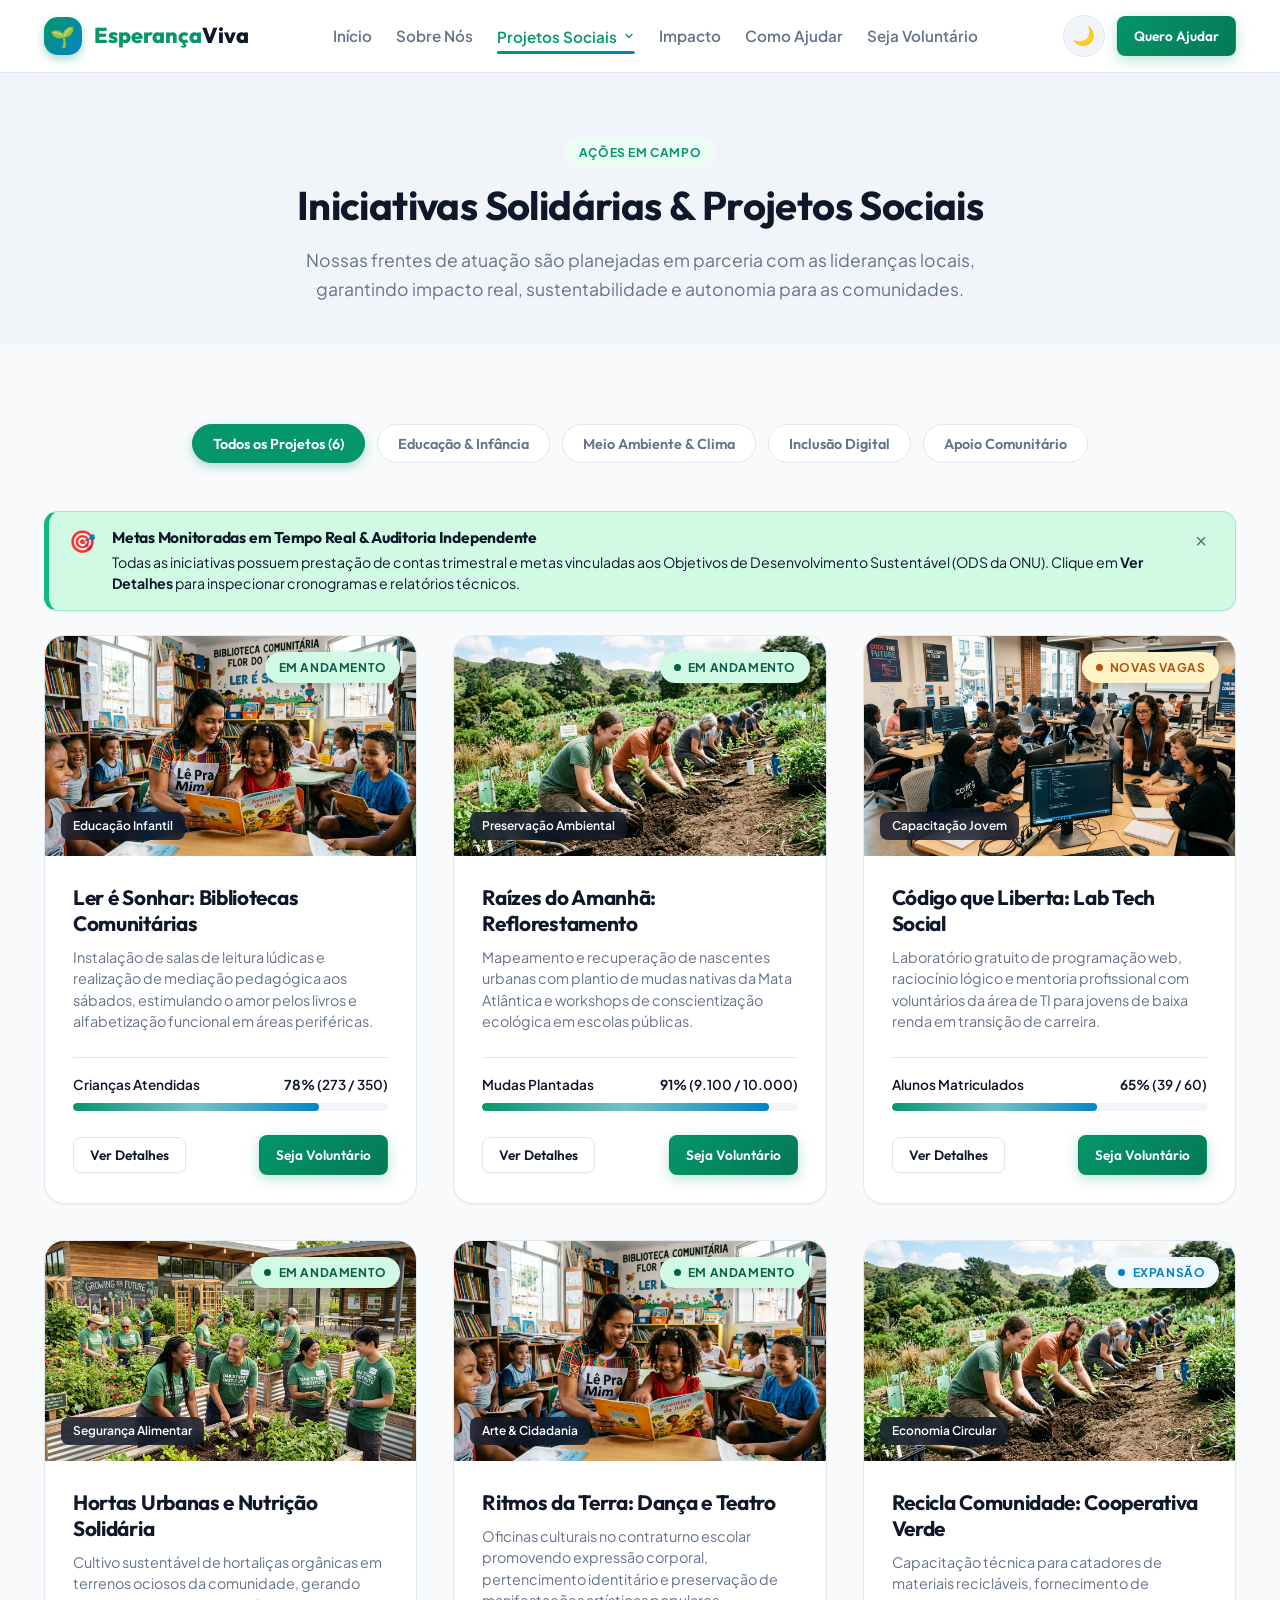
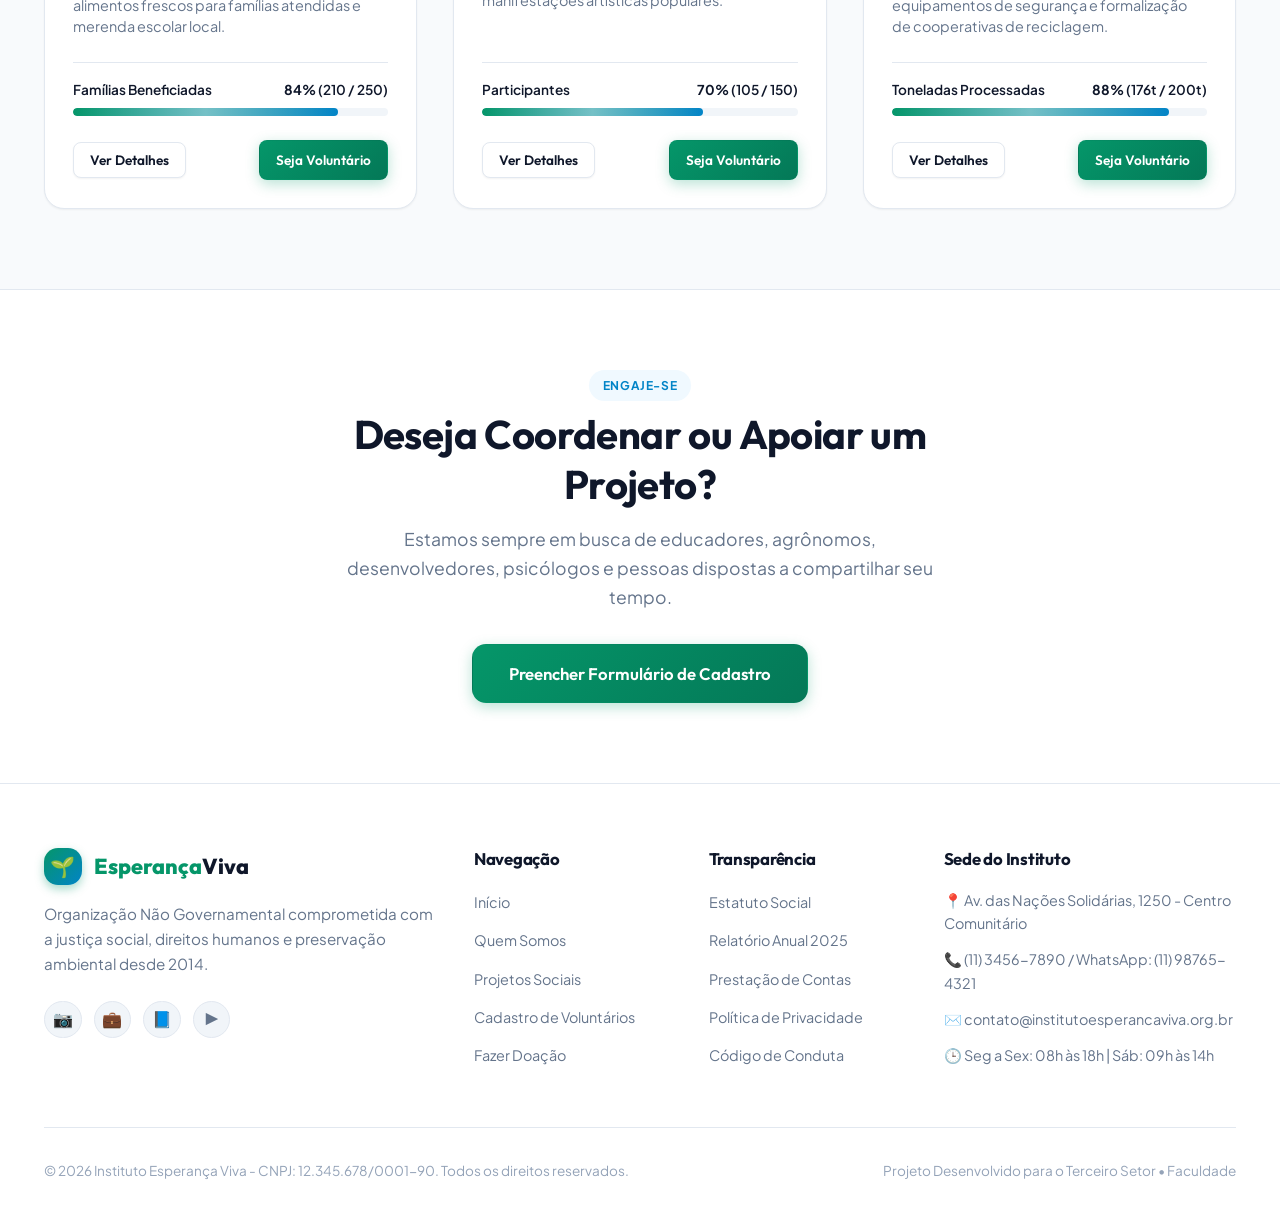
<file: projetos.html>
<!DOCTYPE html>
<html lang="pt-BR">
<head>
  <meta charset="UTF-8">
  <meta name="viewport" content="width=device-width, initial-scale=1.0">
  <title>Iniciativas Solidárias & Projetos Sociais | Instituto Esperança Viva</title>
  <meta name="description" content="Conheça todas as iniciativas solidárias e projetos sociais do Instituto Esperança Viva. Educação, meio ambiente, tecnologia e desenvolvimento humano.">
  
  <!-- OpenGraph -->
  <meta property="og:title" content="Iniciativas Solidárias | Instituto Esperança Viva">
  <meta property="og:description" content="Descubra nossas iniciativas solidárias nas áreas de educação, meio ambiente e assistência comunitária.">
  <meta property="og:image" content="assets/images/project-educacao.jpg">

  <!-- Google Fonts -->
  <link rel="preconnect" href="https://fonts.googleapis.com">
  <link rel="preconnect" href="https://fonts.gstatic.com" crossorigin>
  <link href="https://fonts.googleapis.com/css2?family=Outfit:wght@400;500;600;700;800&family=Plus+Jakarta+Sans:wght@400;500;600;700&display=swap" rel="stylesheet">

  <!-- Stylesheets -->
  <link rel="stylesheet" href="css/style.css">
  <link rel="stylesheet" href="css/pages.css">
  <link rel="stylesheet" href="css/responsive.css">
</head>
<body>

  <!-- =========================================================================
       Header & Navegação Semântica
       ========================================================================= -->
  <header class="site-header" id="header">
    <div class="container header-container">
      <a href="index.html" class="logo" aria-label="Página Inicial do Instituto Esperança Viva">
        <div class="logo-icon" aria-hidden="true">🌱</div>
        <div>Esperança<span>Viva</span></div>
      </a>

      <nav class="main-nav" id="mainNav" aria-label="Navegação Principal">
        <ul class="nav-list">
          <li><a href="index.html" class="nav-link">Início</a></li>
          <li><a href="index.html#sobre" class="nav-link">Sobre Nós</a></li>
          <li class="nav-item-dropdown">
            <button type="button" class="nav-link dropdown-toggle active" id="dropdownProjetosBtn" aria-haspopup="true" aria-expanded="false">
              <span>Projetos Sociais</span>
              <svg class="dropdown-chevron" width="12" height="12" viewBox="0 0 24 24" fill="none" stroke="currentColor" stroke-width="2.5" stroke-linecap="round" stroke-linejoin="round" aria-hidden="true"><polyline points="6 9 12 15 18 9"></polyline></svg>
            </button>
            <ul class="dropdown-menu" aria-labelledby="dropdownProjetosBtn" role="menu">
              <li role="none">
                <a href="projetos.html" class="dropdown-item" role="menuitem">
                  <span class="dropdown-icon" aria-hidden="true">🌟</span>
                  <div class="dropdown-text">
                    <strong>Todos os Projetos</strong>
                    <small>Catálogo completo com filtros</small>
                  </div>
                </a>
              </li>
              <li role="none">
                <a href="projetos.html?cat=educacao" class="dropdown-item" role="menuitem">
                  <span class="dropdown-icon" aria-hidden="true">📚</span>
                  <div class="dropdown-text">
                    <strong>Educação do Futuro</strong>
                    <small>Reforço escolar e tecnologia</small>
                  </div>
                </a>
              </li>
              <li role="none">
                <a href="projetos.html?cat=meio-ambiente" class="dropdown-item" role="menuitem">
                  <span class="dropdown-icon" aria-hidden="true">🌱</span>
                  <div class="dropdown-text">
                    <strong>Verde Urbano</strong>
                    <small>Hortas e sustentabilidade</small>
                  </div>
                </a>
              </li>
              <li role="none">
                <a href="projetos.html?cat=tecnologia" class="dropdown-item" role="menuitem">
                  <span class="dropdown-icon" aria-hidden="true">💻</span>
                  <div class="dropdown-text">
                    <strong>Inclusão Digital Tech</strong>
                    <small>Programação para jovens</small>
                  </div>
                </a>
              </li>
            </ul>
          </li>
          <li><a href="index.html#impacto" class="nav-link">Impacto</a></li>
          <li><a href="index.html#doar" class="nav-link">Como Ajudar</a></li>
          <li><a href="cadastro.html" class="nav-link">Seja Voluntário</a></li>
        </ul>
      </nav>

      <div class="header-actions">
        <button type="button" class="theme-toggle-btn" id="themeToggle" aria-label="Alternar tema claro e escuro">🌙</button>
        <a href="cadastro.html" class="btn btn-primary btn-sm">Quero Ajudar</a>
        <button type="button" class="mobile-menu-btn" id="mobileMenuBtn" aria-label="Abrir menu de navegação" aria-expanded="false">
          <span class="hamburger-bar" aria-hidden="true"></span>
          <span class="hamburger-bar" aria-hidden="true"></span>
          <span class="hamburger-bar" aria-hidden="true"></span>
        </button>
      </div>
    </div>
  </header>

  <!-- =========================================================================
       Conteúdo Principal (Main)
       ========================================================================= -->
  <main id="mainContent">

    <!-- BANNER DA PÁGINA DE PROJETOS -->
    <section class="section" style="padding: 4rem 0 2.5rem 0; background-color: var(--bg-subtle); text-align: center;">
      <div class="container" style="max-width: 780px;">
        <span class="badge badge-primary">Ações em Campo</span>
        <h1 class="section-title" style="margin-top: 0.75rem;">Iniciativas Solidárias & Projetos Sociais</h1>
        <p class="section-subtitle">
          Nossas frentes de atuação são planejadas em parceria com as lideranças locais, garantindo impacto real, sustentabilidade e autonomia para as comunidades.
        </p>
      </div>
    </section>

    <!-- GALERIA DE PROJETOS COM FILTROS -->
    <section class="section">
      <div class="container">
        
        <!-- Barra de Filtros por Categoria -->
        <div class="projects-filter-bar" role="toolbar" aria-label="Filtro de categorias de projetos">
          <button type="button" class="filter-btn active" data-filter="all">Todos os Projetos (6)</button>
          <button type="button" class="filter-btn" data-filter="educacao">Educação & Infância</button>
          <button type="button" class="filter-btn" data-filter="ambiente">Meio Ambiente & Clima</button>
          <button type="button" class="filter-btn" data-filter="tecnologia">Inclusão Digital</button>
          <button type="button" class="filter-btn" data-filter="comunidade">Apoio Comunitário</button>
        </div>

        <!-- Alerta Contextual Integrado de Monitoramento de Metas -->
        <div class="alert alert-success" role="region" aria-label="Informações sobre metas e auditoria de projetos">
          <div class="alert-icon" aria-hidden="true">🎯</div>
          <div class="alert-content">
            <h4 class="alert-title">Metas Monitoradas em Tempo Real & Auditoria Independente</h4>
            <p class="alert-description">Todas as iniciativas possuem prestação de contas trimestral e metas vinculadas aos Objetivos de Desenvolvimento Sustentável (ODS da ONU). Clique em <strong>Ver Detalhes</strong> para inspecionar cronogramas e relatórios técnicos.</p>
          </div>
          <button type="button" class="alert-close" aria-label="Fechar alerta de monitoramento">&times;</button>
        </div>

        <!-- Grade de Cards Semânticos de Projetos -->
        <div class="projects-grid">
          
          <!-- Projeto 1: Educação -->
          <article class="project-card" data-category="educacao">
            <div class="project-thumb">
              <span class="badge badge-success project-badge-status">Em Andamento</span>
              <span class="project-category-tag">Educação Infantil</span>
              <img src="assets/images/project-educacao.jpg" alt="Professora e crianças em biblioteca comunitária" loading="lazy">
            </div>
            <div class="project-body">
              <h2 class="project-title">Ler é Sonhar: Bibliotecas Comunitárias</h2>
              <p class="project-summary">
                Instalação de salas de leitura lúdicas e realização de mediação pedagógica aos sábados, estimulando o amor pelos livros e alfabetização funcional em áreas periféricas.
              </p>
              
              <div class="project-progress-box">
                <div class="progress-labels">
                  <span>Crianças Atendidas</span>
                  <span><strong>78%</strong> (273 / 350)</span>
                </div>
                <div class="progress-bar-bg">
                  <div class="progress-bar-fill" style="width: 78%;"></div>
                </div>
              </div>

              <div class="project-footer">
                <button type="button" class="btn btn-secondary btn-sm btn-details">Ver Detalhes</button>
                <a href="cadastro.html" class="btn btn-primary btn-sm">Seja Voluntário</a>
              </div>
            </div>
          </article>

          <!-- Projeto 2: Meio Ambiente -->
          <article class="project-card" data-category="ambiente">
            <div class="project-thumb">
              <span class="badge badge-success project-badge-status"><span class="pulse-dot"></span> Em Andamento</span>
              <span class="project-category-tag">Preservação Ambiental</span>
              <img src="assets/images/project-meio-ambiente.jpg" alt="Equipe plantando mudas nativas em área reflorestada" loading="lazy">
            </div>
            <div class="project-body">
              <h2 class="project-title">Raízes do Amanhã: Reflorestamento</h2>
              <p class="project-summary">
                Mapeamento e recuperação de nascentes urbanas com plantio de mudas nativas da Mata Atlântica e workshops de conscientização ecológica em escolas públicas.
              </p>
              
              <div class="project-progress-box">
                <div class="progress-labels">
                  <span>Mudas Plantadas</span>
                  <span><strong>91%</strong> (9.100 / 10.000)</span>
                </div>
                <div class="progress-bar-bg">
                  <div class="progress-bar-fill" style="width: 91%;"></div>
                </div>
              </div>

              <div class="project-footer">
                <button type="button" class="btn btn-secondary btn-sm btn-details">Ver Detalhes</button>
                <a href="cadastro.html" class="btn btn-primary btn-sm">Seja Voluntário</a>
              </div>
            </div>
          </article>

          <!-- Projeto 3: Tecnologia -->
          <article class="project-card" data-category="tecnologia">
            <div class="project-thumb">
              <span class="badge badge-accent project-badge-status"><span class="pulse-dot"></span> Novas Vagas</span>
              <span class="project-category-tag">Capacitação Jovem</span>
              <img src="assets/images/project-tecnologia.jpg" alt="Jovens aprendendo desenvolvimento de software no laboratório tech" loading="lazy">
            </div>
            <div class="project-body">
              <h2 class="project-title">Código que Liberta: Lab Tech Social</h2>
              <p class="project-summary">
                Laboratório gratuito de programação web, raciocínio lógico e mentoria profissional com voluntários da área de TI para jovens de baixa renda em transição de carreira.
              </p>
              
              <div class="project-progress-box">
                <div class="progress-labels">
                  <span>Alunos Matriculados</span>
                  <span><strong>65%</strong> (39 / 60)</span>
                </div>
                <div class="progress-bar-bg">
                  <div class="progress-bar-fill" style="width: 65%;"></div>
                </div>
              </div>

              <div class="project-footer">
                <button type="button" class="btn btn-secondary btn-sm btn-details">Ver Detalhes</button>
                <a href="cadastro.html" class="btn btn-primary btn-sm">Seja Voluntário</a>
              </div>
            </div>
          </article>

          <!-- Projeto 4: Comunidade -->
          <article class="project-card" data-category="comunidade">
            <div class="project-thumb">
              <span class="badge badge-success project-badge-status"><span class="pulse-dot"></span> Em Andamento</span>
              <span class="project-category-tag">Segurança Alimentar</span>
              <img src="assets/images/hero.jpg" alt="Colheita de horta comunitária agroecológica" loading="lazy">
            </div>
            <div class="project-body">
              <h2 class="project-title">Hortas Urbanas e Nutrição Solidária</h2>
              <p class="project-summary">
                Cultivo sustentável de hortaliças orgânicas em terrenos ociosos da comunidade, gerando alimentos frescos para famílias atendidas e merenda escolar local.
              </p>
              
              <div class="project-progress-box">
                <div class="progress-labels">
                  <span>Famílias Beneficiadas</span>
                  <span><strong>84%</strong> (210 / 250)</span>
                </div>
                <div class="progress-bar-bg">
                  <div class="progress-bar-fill" style="width: 84%;"></div>
                </div>
              </div>

              <div class="project-footer">
                <button type="button" class="btn btn-secondary btn-sm btn-details">Ver Detalhes</button>
                <a href="cadastro.html" class="btn btn-primary btn-sm">Seja Voluntário</a>
              </div>
            </div>
          </article>

          <!-- Projeto 5: Educação & Artes -->
          <article class="project-card" data-category="educacao">
            <div class="project-thumb">
              <span class="badge badge-success project-badge-status"><span class="pulse-dot"></span> Em Andamento</span>
              <span class="project-category-tag">Arte & Cidadania</span>
              <img src="assets/images/project-educacao.jpg" alt="Oficinas de música e teatro com crianças" loading="lazy">
            </div>
            <div class="project-body">
              <h2 class="project-title">Ritmos da Terra: Dança e Teatro</h2>
              <p class="project-summary">
                Oficinas culturais no contraturno escolar promovendo expressão corporal, pertencimento identitário e preservação de manifestações artísticas populares.
              </p>
              
              <div class="project-progress-box">
                <div class="progress-labels">
                  <span>Participantes</span>
                  <span><strong>70%</strong> (105 / 150)</span>
                </div>
                <div class="progress-bar-bg">
                  <div class="progress-bar-fill" style="width: 70%;"></div>
                </div>
              </div>

              <div class="project-footer">
                <button type="button" class="btn btn-secondary btn-sm btn-details">Ver Detalhes</button>
                <a href="cadastro.html" class="btn btn-primary btn-sm">Seja Voluntário</a>
              </div>
            </div>
          </article>

          <!-- Projeto 6: Meio Ambiente -->
          <article class="project-card" data-category="ambiente">
            <div class="project-thumb">
              <span class="badge badge-secondary project-badge-status"><span class="pulse-dot"></span> Expansão</span>
              <span class="project-category-tag">Economia Circular</span>
              <img src="assets/images/project-meio-ambiente.jpg" alt="Pontos de coleta e reciclagem comunitária" loading="lazy">
            </div>
            <div class="project-body">
              <h2 class="project-title">Recicla Comunidade: Cooperativa Verde</h2>
              <p class="project-summary">
                Capacitação técnica para catadores de materiais recicláveis, fornecimento de equipamentos de segurança e formalização de cooperativas de reciclagem.
              </p>
              
              <div class="project-progress-box">
                <div class="progress-labels">
                  <span>Toneladas Processadas</span>
                  <span><strong>88%</strong> (176t / 200t)</span>
                </div>
                <div class="progress-bar-bg">
                  <div class="progress-bar-fill" style="width: 88%;"></div>
                </div>
              </div>

              <div class="project-footer">
                <button type="button" class="btn btn-secondary btn-sm btn-details">Ver Detalhes</button>
                <a href="cadastro.html" class="btn btn-primary btn-sm">Seja Voluntário</a>
              </div>
            </div>
          </article>

        </div>

      </div>
    </section>

    <!-- BANNER FINAL INCENTIVO AO VOLUNTARIADO -->
    <section class="section" style="background-color: var(--bg-surface); border-top: 1px solid var(--border);">
      <div class="container" style="text-align: center; max-width: 650px;">
        <span class="badge badge-secondary">Engaje-se</span>
        <h2 class="section-title" style="margin-top: 0.5rem;">Deseja Coordenar ou Apoiar um Projeto?</h2>
        <p class="section-subtitle" style="margin-bottom: 2rem;">
          Estamos sempre em busca de educadores, agrônomos, desenvolvedores, psicólogos e pessoas dispostas a compartilhar seu tempo.
        </p>
        <a href="cadastro.html" class="btn btn-primary btn-lg">Preencher Formulário de Cadastro</a>
      </div>
    </section>

  </main>

  <!-- =========================================================================
       Rodapé Semântico
       ========================================================================= -->
  <footer class="site-footer">
    <div class="container">
      <div class="footer-grid">
        
        <div class="footer-brand">
          <a href="index.html" class="logo">
            <div class="logo-icon" aria-hidden="true">🌱</div>
            <div>Esperança<span>Viva</span></div>
          </a>
          <p>
            Organização Não Governamental comprometida com a justiça social, direitos humanos e preservação ambiental desde 2014.
          </p>
          <div class="social-links">
            <a href="#" class="social-link" aria-label="Instagram">📷</a>
            <a href="#" class="social-link" aria-label="LinkedIn">💼</a>
            <a href="#" class="social-link" aria-label="Facebook">📘</a>
            <a href="#" class="social-link" aria-label="YouTube">▶️</a>
          </div>
        </div>

        <div class="footer-column">
          <h4>Navegação</h4>
          <ul class="footer-links">
            <li><a href="index.html">Início</a></li>
            <li><a href="index.html#sobre">Quem Somos</a></li>
            <li><a href="projetos.html">Projetos Sociais</a></li>
            <li><a href="cadastro.html">Cadastro de Voluntários</a></li>
            <li><a href="index.html#doar">Fazer Doação</a></li>
          </ul>
        </div>

        <div class="footer-column">
          <h4>Transparência</h4>
          <ul class="footer-links">
            <li><a href="#">Estatuto Social</a></li>
            <li><a href="#">Relatório Anual 2025</a></li>
            <li><a href="#">Prestação de Contas</a></li>
            <li><a href="#">Política de Privacidade</a></li>
            <li><a href="#">Código de Conduta</a></li>
          </ul>
        </div>

        <div class="footer-column footer-contact">
          <h4>Sede do Instituto</h4>
          <ul>
            <li>📍 Av. das Nações Solidárias, 1250 - Centro Comunitário</li>
            <li>📞 (11) 3456-7890 / WhatsApp: (11) 98765-4321</li>
            <li>✉️ contato@institutoesperancaviva.org.br</li>
            <li>🕒 Seg a Sex: 08h às 18h | Sáb: 09h às 14h</li>
          </ul>
        </div>

      </div>

      <div class="footer-bottom">
        <p>&copy; 2026 Instituto Esperança Viva - CNPJ: 12.345.678/0001-90. Todos os direitos reservados.</p>
        <p>Projeto Desenvolvido para o Terceiro Setor • Faculdade</p>
      </div>
    </div>
  </footer>

  <!-- =========================================================================
       Modal de Detalhes do Projeto (Acessível)
       ========================================================================= -->
  <div class="modal-overlay" id="projectDetailModal" role="dialog" aria-modal="true" aria-hidden="true" aria-labelledby="modalProjectTitle">
    <div class="modal-dialog">
      <div class="modal-header">
        <h3 class="modal-title" id="modalProjectTitle">Dossiê do Projeto Social</h3>
        <button type="button" class="modal-close-btn" onclick="closeModal('projectDetailModal')" aria-label="Fechar janela">✕</button>
      </div>
      <div class="modal-body">
        <img id="modalProjectImg" src="assets/images/project-educacao.jpg" alt="Foto da iniciativa" class="modal-project-img">
        <p id="modalProjectDesc" style="color: var(--text-main); font-size: 1rem;"></p>
        
        <div class="modal-stats-grid">
          <div class="modal-stat-box">
            <strong id="modalProjectGoal">78%</strong>
            <span>Meta em Andamento</span>
          </div>
          <div class="modal-stat-box">
            <strong id="modalProjectVolunteers">42</strong>
            <span>Equipe Ativa</span>
          </div>
          <div class="modal-stat-box">
            <strong id="modalProjectLocation">Polo Regional</strong>
            <span>Local de Atuação</span>
          </div>
        </div>

        <div style="background-color: var(--primary-light); padding: 1.25rem; border-radius: var(--radius-sm); border: 1px solid var(--primary);">
          <strong style="color: var(--primary); display: block; margin-bottom: 0.35rem; font-size: 0.95rem;">Impacto Comunitário Mensurável:</strong>
          <p id="modalProjectImpact" style="font-size: 0.875rem; margin: 0; color: var(--text-main); line-height: 1.5;"></p>
        </div>
      </div>
      <div class="modal-footer">
        <button type="button" class="btn btn-secondary btn-sm" onclick="closeModal('projectDetailModal')">Fechar</button>
        <a href="cadastro.html" class="btn btn-primary btn-sm">Quero Ser Voluntário Neste Projeto</a>
      </div>
    </div>
  </div>

  <!-- Scripts -->
  <script src="js/main.js"></script>
  <script src="js/projects.js"></script>
</body>
</html>
</file>
<file: css/style.css>
/* ==========================================================================
   Design System & Global Styles - Instituto Esperança Viva (ONG)
   Padrão Avançado CSS3: Tokens, Flexbox, Grid, Modais, Acessibilidade e Temas
   ========================================================================== */

:root {
  /* ------------------------------------------------------------------------
     1. Color Palette - Design Tokens (Socioambiental & Dignidade)
     ------------------------------------------------------------------------ */
  --primary: #059669;
  --primary-hover: #047857;
  --primary-light: #ecfdf5;
  --primary-dark: #064e3b;
  --secondary: #0284c7;
  --secondary-hover: #0369a1;
  --secondary-light: #f0f9ff;
  --secondary-dark: #075985;
  --accent: #f59e0b;
  --accent-hover: #d97706;
  --accent-light: #fef3c7;
  
  /* Neutral Color Tokens (Light Theme) */
  --bg-main: #f8fafc;
  --bg-surface: #ffffff;
  --bg-subtle: #f1f5f9;
  --bg-glass: rgba(255, 255, 255, 0.88);
  --border: #e2e8f0;
  --border-focus: #059669;
  
  --text-main: #0f172a;
  --text-muted: #64748b;
  --text-light: #94a3b8;
  --text-inverse: #ffffff;
  
  /* Feedback States */
  --success: #10b981;
  --success-bg: #d1fae5;
  --error: #ef4444;
  --error-bg: #fee2e2;
  --warning: #f59e0b;
  --warning-bg: #fef3c7;
  --info: #0284c7;
  --info-bg: #e0f2fe;
  
  /* ------------------------------------------------------------------------
     2. Spacing Scale Tokens
     ------------------------------------------------------------------------ */
  --space-1: 0.25rem;  /* 4px */
  --space-2: 0.5rem;   /* 8px */
  --space-3: 0.75rem;  /* 12px */
  --space-4: 1rem;     /* 16px */
  --space-5: 1.25rem;  /* 20px */
  --space-6: 1.5rem;   /* 24px */
  --space-8: 2rem;     /* 32px */
  --space-10: 2.5rem;  /* 40px */
  --space-12: 3rem;    /* 48px */
  --space-16: 4rem;    /* 64px */
  --space-20: 5rem;    /* 80px */
  
  /* ------------------------------------------------------------------------
     3. Elevation & Shadows
     ------------------------------------------------------------------------ */
  --shadow-sm: 0 1px 2px 0 rgb(0 0 0 / 0.05);
  --shadow-md: 0 4px 6px -1px rgb(0 0 0 / 0.08), 0 2px 4px -2px rgb(0 0 0 / 0.06);
  --shadow-lg: 0 10px 15px -3px rgb(0 0 0 / 0.1), 0 4px 6px -4px rgb(0 0 0 / 0.08);
  --shadow-xl: 0 20px 25px -5px rgb(0 0 0 / 0.12), 0 8px 10px -6px rgb(0 0 0 / 0.08);
  --shadow-glow: 0 0 25px rgba(5, 150, 105, 0.25);
  
  /* ------------------------------------------------------------------------
     4. Geometry & Layering (Z-Index Scale)
     ------------------------------------------------------------------------ */
  --radius-xs: 4px;
  --radius-sm: 8px;
  --radius-md: 14px;
  --radius-lg: 20px;
  --radius-full: 9999px;
  
  --z-base: 1;
  --z-dropdown: 50;
  --z-sticky: 100;
  --z-drawer: 800;
  --z-backdrop: 900;
  --z-modal: 1000;
  --z-toast: 1100;

  /* Typography & Transitions */
  --font-heading: 'Outfit', -apple-system, BlinkMacSystemFont, 'Segoe UI', Roboto, sans-serif;
  --font-body: 'Plus Jakarta Sans', -apple-system, BlinkMacSystemFont, 'Segoe UI', Roboto, sans-serif;
  --transition-fast: 0.15s cubic-bezier(0.4, 0, 0.2, 1);
  --transition: all 0.25s cubic-bezier(0.4, 0, 0.2, 1);
  --transition-smooth: all 0.35s cubic-bezier(0.16, 1, 0.3, 1);
  --container-max: 1240px;
}

/* --------------------------------------------------------------------------
   Dark Theme Overrides
   -------------------------------------------------------------------------- */
[data-theme="dark"] {
  --bg-main: #0b1120;
  --bg-surface: #131c31;
  --bg-subtle: #1e293b;
  --bg-glass: rgba(19, 28, 49, 0.9);
  --border: #334155;
  --border-focus: #10b981;
  
  --text-main: #f8fafc;
  --text-muted: #94a3b8;
  --text-light: #64748b;
  
  --primary-light: rgba(5, 150, 105, 0.18);
  --secondary-light: rgba(2, 132, 199, 0.18);
  --accent-light: rgba(245, 158, 11, 0.18);
  --success-bg: rgba(16, 185, 129, 0.15);
  --error-bg: rgba(239, 68, 68, 0.15);
  --warning-bg: rgba(245, 158, 11, 0.15);
  --info-bg: rgba(2, 132, 199, 0.15);
  --shadow-md: 0 4px 12px rgba(0, 0, 0, 0.45);
  --shadow-lg: 0 10px 24px rgba(0, 0, 0, 0.55);
  --shadow-xl: 0 20px 30px rgba(0, 0, 0, 0.65);
}

/* ==========================================================================
   Reset & Accessibility Foundation
   ========================================================================== */
*, *::before, *::after {
  box-sizing: border-box;
  margin: 0;
  padding: 0;
}

html {
  scroll-behavior: smooth;
  font-size: 16px;
  -webkit-text-size-adjust: 100%;
}

body {
  font-family: var(--font-body);
  background-color: var(--bg-main);
  color: var(--text-main);
  line-height: 1.65;
  min-height: 100vh;
  display: flex;
  flex-direction: column;
  transition: background-color 0.3s ease, color 0.3s ease;
  overflow-x: hidden;
}

/* Acessibilidade WCAG AAA: Anel de foco visível de alto contraste */
:focus-visible {
  outline: 3px solid var(--primary);
  outline-offset: 3px;
  border-radius: var(--radius-xs);
}

/* Respeito às preferências do usuário para redução de movimento */
@media (prefers-reduced-motion: reduce) {
  *, *::before, *::after {
    animation-duration: 0.01ms !important;
    animation-iteration-count: 1 !important;
    transition-duration: 0.01ms !important;
    scroll-behavior: auto !important;
  }
}

/* Container Estrutural */
.container {
  width: 100%;
  max-width: var(--container-max);
  margin-left: auto;
  margin-right: auto;
  padding-left: var(--space-6);
  padding-right: var(--space-6);
}

/* Tipografia Semântica */
h1, h2, h3, h4, h5, h6 {
  font-family: var(--font-heading);
  color: var(--text-main);
  line-height: 1.25;
  font-weight: 700;
  letter-spacing: -0.015em;
}

a {
  color: inherit;
  text-decoration: none;
  transition: var(--transition);
}

img {
  max-width: 100%;
  height: auto;
  display: block;
}

/* ==========================================================================
   Header & Navegação (Desktop & Mobile com Morphing Hamburger)
   ========================================================================== */
.site-header {
  position: sticky;
  top: 0;
  z-index: var(--z-sticky);
  background-color: var(--bg-glass);
  backdrop-filter: blur(14px);
  -webkit-backdrop-filter: blur(14px);
  border-bottom: 1px solid var(--border);
  transition: var(--transition);
}

.header-container {
  display: flex;
  align-items: center;
  justify-content: space-between;
  height: 4.5rem;
}

/* Logo Semântico */
.logo {
  display: inline-flex;
  align-items: center;
  gap: var(--space-3);
  font-family: var(--font-heading);
  font-weight: 800;
  font-size: 1.35rem;
  color: var(--primary);
}

.logo-icon {
  width: 2.35rem;
  height: 2.35rem;
  background: linear-gradient(135deg, var(--primary), var(--secondary));
  color: #fff;
  border-radius: var(--radius-md);
  display: flex;
  align-items: center;
  justify-content: center;
  font-size: 1.25rem;
  box-shadow: 0 4px 10px rgba(5, 150, 105, 0.35);
}

.logo span {
  color: var(--text-main);
}

/* Navegação Principal (Flexbox) */
.main-nav {
  display: flex;
  align-items: center;
  gap: var(--space-8);
}

.nav-list {
  display: flex;
  align-items: center;
  list-style: none;
  gap: var(--space-6);
}

.nav-link {
  font-weight: 600;
  font-size: 0.95rem;
  color: var(--text-muted);
  position: relative;
  padding: var(--space-2) 0;
}

.nav-link:hover,
.nav-link.active {
  color: var(--primary);
}

.nav-link::after {
  content: '';
  position: absolute;
  bottom: 0;
  left: 50%;
  width: 0;
  height: 3px;
  background: linear-gradient(90deg, var(--primary), var(--secondary));
  border-radius: var(--radius-full);
  transition: all 0.3s cubic-bezier(0.16, 1, 0.3, 1);
  transform: translateX(-50%);
}

.nav-link:hover::after,
.nav-link.active::after {
  width: 100%;
}

/* ==========================================================================
   Menu Dropdown Interativo (Desktop & Submenus Acessíveis)
   ========================================================================== */
.nav-item-dropdown {
  position: relative;
  display: flex;
  align-items: center;
}

.dropdown-toggle {
  background: transparent;
  border: none;
  font-family: inherit;
  font-size: 0.95rem;
  font-weight: 600;
  color: var(--text-muted);
  cursor: pointer;
  display: inline-flex;
  align-items: center;
  gap: 0.4rem;
  padding: var(--space-2) 0;
  transition: color var(--transition);
  position: relative;
}

.dropdown-toggle:hover,
.dropdown-toggle:focus-visible,
.nav-item-dropdown:hover .dropdown-toggle,
.nav-item-dropdown.is-open .dropdown-toggle {
  color: var(--primary);
}

.dropdown-toggle::after {
  content: '';
  position: absolute;
  bottom: 0;
  left: 50%;
  width: 0;
  height: 3px;
  background: linear-gradient(90deg, var(--primary), var(--secondary));
  border-radius: var(--radius-full);
  transition: all 0.3s cubic-bezier(0.16, 1, 0.3, 1);
  transform: translateX(-50%);
}

.dropdown-toggle:hover::after,
.nav-item-dropdown:hover .dropdown-toggle::after,
.nav-item-dropdown.is-open .dropdown-toggle::after {
  width: 100%;
}

.dropdown-chevron {
  display: inline-block;
  transition: transform 0.25s ease;
  vertical-align: middle;
}

.nav-item-dropdown:hover .dropdown-chevron,
.nav-item-dropdown:focus-within .dropdown-chevron,
.nav-item-dropdown.is-open .dropdown-chevron {
  transform: rotate(180deg);
}

.dropdown-menu {
  position: absolute;
  top: calc(100% + 0.65rem);
  left: 0;
  min-width: 275px;
  background-color: var(--bg-surface);
  border: 1px solid var(--border);
  border-radius: var(--radius-md);
  box-shadow: var(--shadow-xl);
  padding: var(--space-2);
  list-style: none;
  display: flex;
  flex-direction: column;
  gap: 0.25rem;
  opacity: 0;
  visibility: hidden;
  transform: translateY(10px);
  transition: opacity 0.22s ease, transform 0.22s cubic-bezier(0.16, 1, 0.3, 1), visibility 0.22s;
  z-index: var(--z-dropdown);
  backdrop-filter: blur(14px);
  -webkit-backdrop-filter: blur(14px);
}

/* Indicador pontiagudo superior */
.dropdown-menu::before {
  content: '';
  position: absolute;
  top: -6px;
  left: 24px;
  width: 10px;
  height: 10px;
  background-color: var(--bg-surface);
  border-left: 1px solid var(--border);
  border-top: 1px solid var(--border);
  transform: rotate(45deg);
}

.nav-item-dropdown:hover .dropdown-menu,
.nav-item-dropdown:focus-within .dropdown-menu,
.nav-item-dropdown.is-open .dropdown-menu {
  opacity: 1;
  visibility: visible;
  transform: translateY(0);
}

.dropdown-item {
  display: flex;
  align-items: center;
  gap: var(--space-3);
  padding: 0.65rem 0.85rem;
  border-radius: var(--radius-sm);
  color: var(--text-main);
  text-decoration: none;
  transition: all 0.2s ease;
}

.dropdown-item:hover,
.dropdown-item:focus {
  background-color: var(--primary-light);
  color: var(--primary);
  transform: translateX(4px);
  outline: none;
}

.dropdown-icon {
  font-size: 1.25rem;
  line-height: 1;
  flex-shrink: 0;
}

.dropdown-text {
  display: flex;
  flex-direction: column;
  text-align: left;
}

.dropdown-text strong {
  font-size: 0.88rem;
  font-weight: 600;
  color: inherit;
}

.dropdown-text small {
  font-size: 0.75rem;
  color: var(--text-muted);
  line-height: 1.3;
}

/* Ações do Topo */
.header-actions {
  display: flex;
  align-items: center;
  gap: var(--space-3);
}

/* Alternador de Tema */
.theme-toggle-btn {
  background: var(--bg-subtle);
  border: 1px solid var(--border);
  color: var(--text-main);
  width: 2.65rem;
  height: 2.65rem;
  border-radius: var(--radius-full);
  display: flex;
  align-items: center;
  justify-content: center;
  cursor: pointer;
  font-size: 1.15rem;
  transition: var(--transition);
}

.theme-toggle-btn:hover {
  background-color: var(--border);
  transform: rotate(20deg) scale(1.05);
}

/* Morphing Hamburger Menu Button */
.mobile-menu-btn {
  display: none;
  background: transparent;
  border: 1px solid var(--border);
  border-radius: var(--radius-sm);
  width: 2.65rem;
  height: 2.65rem;
  cursor: pointer;
  padding: 0.5rem;
  position: relative;
  flex-direction: column;
  justify-content: space-around;
  align-items: center;
  transition: var(--transition);
}

.mobile-menu-btn .hamburger-bar {
  width: 1.35rem;
  height: 2px;
  background-color: var(--text-main);
  border-radius: var(--radius-full);
  transition: var(--transition-smooth);
}

/* Animação do Hamburger para X quando aberto */
.mobile-menu-btn.is-active .hamburger-bar:nth-child(1) {
  transform: translateY(6px) rotate(45deg);
}

.mobile-menu-btn.is-active .hamburger-bar:nth-child(2) {
  opacity: 0;
  transform: scaleX(0);
}

.mobile-menu-btn.is-active .hamburger-bar:nth-child(3) {
  transform: translateY(-6px) rotate(-45deg);
}

/* Overlay de Fundo para Drawer Mobile */
.nav-backdrop {
  position: fixed;
  inset: 0;
  background: rgba(15, 23, 42, 0.6);
  backdrop-filter: blur(4px);
  z-index: calc(var(--z-drawer) - 1);
  opacity: 0;
  pointer-events: none;
  transition: opacity 0.3s ease;
}

.nav-backdrop.show {
  opacity: 1;
  pointer-events: auto;
}

/* ==========================================================================
   Botões, Badges & Microinterações
   ========================================================================== */
.btn {
  display: inline-flex;
  align-items: center;
  justify-content: center;
  gap: var(--space-2);
  font-family: var(--font-heading);
  font-weight: 600;
  font-size: 0.95rem;
  padding: 0.75rem 1.5rem;
  border-radius: var(--radius-md);
  border: 1px solid transparent;
  cursor: pointer;
  transition: var(--transition);
  text-align: center;
  position: relative;
  overflow: hidden;
}

.btn-primary {
  background: linear-gradient(135deg, var(--primary), #047857);
  color: #ffffff;
  box-shadow: 0 4px 14px rgba(5, 150, 105, 0.28);
}

.btn-primary:hover {
  background: linear-gradient(135deg, #047857, #065f46);
  box-shadow: 0 6px 20px rgba(5, 150, 105, 0.4);
  transform: translateY(-2px);
}

.btn-secondary {
  background-color: var(--bg-surface);
  color: var(--text-main);
  border-color: var(--border);
  box-shadow: var(--shadow-sm);
}

.btn-secondary:hover {
  background-color: var(--bg-subtle);
  border-color: var(--text-muted);
  transform: translateY(-2px);
  box-shadow: var(--shadow-md);
}

.btn-accent {
  background: linear-gradient(135deg, var(--accent), #d97706);
  color: #ffffff;
  box-shadow: 0 4px 14px rgba(245, 158, 11, 0.3);
}

.btn-accent:hover {
  background: linear-gradient(135deg, #d97706, #b45309);
  transform: translateY(-2px);
  box-shadow: 0 6px 20px rgba(245, 158, 11, 0.4);
}

.btn-sm {
  padding: 0.5rem 1rem;
  font-size: 0.85rem;
  border-radius: var(--radius-sm);
}

.btn-lg {
  padding: 0.9rem 2.25rem;
  font-size: 1.05rem;
}

/* Pseudo-classes e Estados Interativos Avançados para Botões */
.btn:focus-visible {
  outline: 3px solid var(--primary);
  outline-offset: 3px;
  box-shadow: 0 0 0 4px var(--primary-light);
}

.btn:active {
  transform: translateY(1px) scale(0.98);
  box-shadow: 0 2px 6px rgba(0, 0, 0, 0.2);
}

.btn:disabled,
.btn[disabled],
.btn.disabled {
  opacity: 0.55;
  cursor: not-allowed !important;
  pointer-events: none;
  filter: grayscale(45%);
  box-shadow: none !important;
  transform: none !important;
}

/* Badges e Pílulas com Ponto Pulsante */
.badge {
  display: inline-flex;
  align-items: center;
  gap: 0.45rem;
  padding: 0.35rem 0.85rem;
  border-radius: var(--radius-full);
  font-size: 0.75rem;
  font-weight: 700;
  text-transform: uppercase;
  letter-spacing: 0.05em;
}

.pulse-dot {
  width: 7px;
  height: 7px;
  border-radius: 50%;
  display: inline-block;
  background-color: currentColor;
  box-shadow: 0 0 0 rgba(16, 185, 129, 0.6);
  animation: pulseDot 2s infinite;
}

@keyframes pulseDot {
  0% { transform: scale(0.95); box-shadow: 0 0 0 0 rgba(16, 185, 129, 0.7); }
  70% { transform: scale(1); box-shadow: 0 0 0 7px rgba(16, 185, 129, 0); }
  100% { transform: scale(0.95); box-shadow: 0 0 0 0 rgba(16, 185, 129, 0); }
}

.badge-primary {
  background-color: var(--primary-light);
  color: var(--primary);
}

.badge-secondary {
  background-color: var(--secondary-light);
  color: var(--secondary);
}

.badge-accent {
  background-color: var(--accent-light);
  color: #b45309;
}

.badge-success {
  background-color: var(--success-bg);
  color: #065f46;
}

/* ==========================================================================
   Estruturas de Seções Globais
   ========================================================================== */
.section {
  padding: var(--space-20) 0;
}

.section-header {
  text-align: center;
  max-width: 680px;
  margin: 0 auto var(--space-12) auto;
}

.section-header .badge {
  margin-bottom: var(--space-3);
}

.section-title {
  font-size: 2.35rem;
  margin-bottom: var(--space-4);
}

.section-subtitle {
  color: var(--text-muted);
  font-size: 1.1rem;
}

/* ==========================================================================
   Modais Interativos Acessíveis (Projeto & PIX)
   ========================================================================== */
.modal-overlay {
  position: fixed;
  inset: 0;
  background-color: rgba(15, 23, 42, 0.7);
  backdrop-filter: blur(8px);
  -webkit-backdrop-filter: blur(8px);
  z-index: var(--z-modal);
  display: flex;
  align-items: center;
  justify-content: center;
  padding: var(--space-4);
  opacity: 0;
  visibility: hidden;
  transition: all 0.3s ease;
}

.modal-overlay.active {
  opacity: 1;
  visibility: visible;
}

.modal-dialog {
  background-color: var(--bg-surface);
  border: 1px solid var(--border);
  border-radius: var(--radius-lg);
  box-shadow: var(--shadow-xl);
  max-width: 640px;
  width: 100%;
  max-height: 90vh;
  overflow-y: auto;
  transform: scale(0.92) translateY(20px);
  transition: all 0.35s cubic-bezier(0.16, 1, 0.3, 1);
  display: flex;
  flex-direction: column;
}

.modal-overlay.active .modal-dialog {
  transform: scale(1) translateY(0);
}

.modal-header {
  padding: var(--space-6);
  border-bottom: 1px solid var(--border);
  display: flex;
  align-items: center;
  justify-content: space-between;
}

.modal-title {
  font-size: 1.35rem;
  font-weight: 700;
}

.modal-close-btn {
  background: var(--bg-subtle);
  border: 1px solid var(--border);
  width: 2.25rem;
  height: 2.25rem;
  border-radius: var(--radius-full);
  display: flex;
  align-items: center;
  justify-content: center;
  cursor: pointer;
  color: var(--text-muted);
  font-size: 1.1rem;
  transition: var(--transition);
}

.modal-close-btn:hover {
  background-color: var(--border);
  color: var(--text-main);
  transform: rotate(90deg);
}

.modal-body {
  padding: var(--space-6);
  display: flex;
  flex-direction: column;
  gap: var(--space-4);
  font-size: 0.95rem;
  color: var(--text-muted);
}

.modal-footer {
  padding: var(--space-5) var(--space-6);
  border-top: 1px solid var(--border);
  display: flex;
  align-items: center;
  justify-content: flex-end;
  gap: var(--space-3);
  background-color: var(--bg-subtle);
}

/* ==========================================================================
   Footer Semântico
   ========================================================================== */
.site-footer {
  background-color: var(--bg-surface);
  border-top: 1px solid var(--border);
  padding: var(--space-16) 0 var(--space-8) 0;
  margin-top: auto;
}

.footer-grid {
  display: grid;
  grid-template-columns: 2fr 1fr 1fr 1.5fr;
  gap: var(--space-10);
  margin-bottom: var(--space-12);
}

.footer-brand p {
  color: var(--text-muted);
  margin: var(--space-4) 0 var(--space-6) 0;
  font-size: 0.95rem;
}

.social-links {
  display: flex;
  gap: var(--space-3);
}

.social-link {
  width: 2.35rem;
  height: 2.35rem;
  border-radius: var(--radius-full);
  background: var(--bg-subtle);
  border: 1px solid var(--border);
  display: flex;
  align-items: center;
  justify-content: center;
  color: var(--text-muted);
  transition: var(--transition);
}

.social-link:hover {
  background: var(--primary);
  color: #ffffff;
  border-color: var(--primary);
  transform: translateY(-3px);
  box-shadow: 0 4px 10px rgba(5, 150, 105, 0.3);
}

.footer-column h4 {
  font-size: 1.05rem;
  margin-bottom: var(--space-5);
  color: var(--text-main);
}

.footer-links {
  list-style: none;
  display: flex;
  flex-direction: column;
  gap: var(--space-3);
}

.footer-links a {
  color: var(--text-muted);
  font-size: 0.9rem;
}

.footer-links a:hover {
  color: var(--primary);
  padding-left: 6px;
}

.footer-contact li {
  display: flex;
  align-items: flex-start;
  gap: var(--space-3);
  color: var(--text-muted);
  font-size: 0.9rem;
  margin-bottom: var(--space-3);
}

.footer-bottom {
  padding-top: var(--space-8);
  border-top: 1px solid var(--border);
  display: flex;
  justify-content: space-between;
  align-items: center;
  color: var(--text-light);
  font-size: 0.85rem;
}

/* ==========================================================================
   Alertas Contextuais Integrados (Feedback Semântico da Interface)
   ========================================================================== */
.alert {
  display: flex;
  align-items: flex-start;
  gap: var(--space-4);
  padding: var(--space-4) var(--space-5);
  border-radius: var(--radius-md);
  border: 1px solid transparent;
  border-left-width: 5px;
  margin-bottom: var(--space-6);
  font-size: 0.925rem;
  line-height: 1.5;
  position: relative;
  transition: opacity 0.3s ease, transform 0.3s ease, margin 0.3s ease;
  animation: alertFadeIn 0.3s cubic-bezier(0.16, 1, 0.3, 1);
  box-shadow: var(--shadow-sm);
}

@keyframes alertFadeIn {
  from {
    opacity: 0;
    transform: translateY(-8px);
  }
  to {
    opacity: 1;
    transform: translateY(0);
  }
}

.alert.is-closing {
  opacity: 0;
  transform: translateY(-8px);
  margin-bottom: 0;
  padding-top: 0;
  padding-bottom: 0;
  height: 0;
  overflow: hidden;
}

.alert-icon {
  font-size: 1.35rem;
  line-height: 1;
  flex-shrink: 0;
  margin-top: 0.1rem;
}

.alert-content {
  flex-grow: 1;
}

.alert-title {
  font-family: var(--font-heading);
  font-size: 0.975rem;
  font-weight: 700;
  margin-bottom: 0.25rem;
  color: inherit;
}

.alert-description {
  color: var(--text-main);
  font-size: 0.885rem;
}

.alert-description a {
  color: inherit;
  font-weight: 600;
  text-decoration: underline;
}

.alert-close {
  background: transparent;
  border: none;
  color: inherit;
  font-size: 1.25rem;
  cursor: pointer;
  padding: 0.2rem 0.5rem;
  border-radius: var(--radius-sm);
  opacity: 0.6;
  transition: opacity var(--transition), background-color var(--transition);
  line-height: 1;
  flex-shrink: 0;
  display: flex;
  align-items: center;
  justify-content: center;
}

.alert-close:hover {
  opacity: 1;
  background-color: rgba(0, 0, 0, 0.08);
}

/* Variantes Semânticas de Alertas */
.alert-info {
  background-color: var(--info-bg);
  border-color: rgba(2, 132, 199, 0.25);
  border-left-color: var(--secondary);
  color: var(--text-main);
}
.alert-info .alert-icon { color: var(--secondary); }

.alert-success {
  background-color: var(--success-bg);
  border-color: rgba(16, 185, 129, 0.25);
  border-left-color: var(--success);
  color: var(--text-main);
}
.alert-success .alert-icon { color: var(--success); }

.alert-warning {
  background-color: var(--warning-bg);
  border-color: rgba(245, 158, 11, 0.25);
  border-left-color: var(--warning);
  color: var(--text-main);
}
.alert-warning .alert-icon { color: var(--warning); }

.alert-error,
.alert-danger {
  background-color: var(--error-bg);
  border-color: rgba(239, 68, 68, 0.25);
  border-left-color: var(--error);
  color: var(--text-main);
}
.alert-error .alert-icon,
.alert-danger .alert-icon { color: var(--error); }

/* ==========================================================================
   Toast Notification System
   ========================================================================== */
.toast-container {
  position: fixed;
  bottom: var(--space-8);
  right: var(--space-8);
  z-index: var(--z-toast);
  display: flex;
  flex-direction: column;
  gap: var(--space-3);
  pointer-events: none;
}

.toast {
  pointer-events: auto;
  min-width: 330px;
  max-width: 440px;
  background-color: var(--bg-surface);
  border: 1px solid var(--border);
  border-radius: var(--radius-md);
  box-shadow: var(--shadow-xl);
  padding: var(--space-4) var(--space-5);
  display: flex;
  align-items: flex-start;
  gap: var(--space-4);
  transform: translateY(30px);
  opacity: 0;
  transition: all 0.35s cubic-bezier(0.175, 0.885, 0.32, 1.275);
}

.toast.show {
  transform: translateY(0);
  opacity: 1;
}

.toast-icon {
  font-size: 1.4rem;
  line-height: 1;
}

.toast.success {
  border-left: 4px solid var(--success);
}
.toast.success .toast-icon {
  color: var(--success);
}

.toast.error {
  border-left: 4px solid var(--error);
}
.toast.error .toast-icon {
  color: var(--error);
}

.toast.info {
  border-left: 4px solid var(--secondary);
}
.toast.info .toast-icon {
  color: var(--secondary);
}

.toast.warning {
  border-left: 4px solid var(--warning);
}
.toast.warning .toast-icon {
  color: var(--warning);
}

.toast-content h5 {
  font-size: 0.95rem;
  margin-bottom: var(--space-1);
}

.toast-content p {
  font-size: 0.85rem;
  color: var(--text-muted);
}
</file>
<file: css/pages.css>
/* ==========================================================================
   Page Specific Styles - Início, Projetos & Formulário de Cadastro
   ========================================================================== */

/* --------------------------------------------------------------------------
   Hero Section
   -------------------------------------------------------------------------- */
.hero-section {
  padding: 4.5rem 0 5.5rem 0;
  background: radial-gradient(circle at top right, var(--primary-light), transparent 60%),
              radial-gradient(circle at bottom left, var(--secondary-light), transparent 60%);
  position: relative;
  overflow: hidden;
}

.hero-grid {
  display: grid;
  grid-template-columns: 1.15fr 0.85fr;
  align-items: center;
  gap: 3.5rem;
}

.hero-content {
  display: flex;
  flex-direction: column;
  align-items: flex-start;
}

.hero-title {
  font-size: 3.25rem;
  letter-spacing: -0.03em;
  margin: 1.25rem 0 1.25rem 0;
  line-height: 1.15;
}

.hero-title .highlight {
  background: linear-gradient(135deg, var(--primary), var(--secondary));
  -webkit-background-clip: text;
  -webkit-text-fill-color: transparent;
}

.hero-description {
  font-size: 1.2rem;
  color: var(--text-muted);
  margin-bottom: 2rem;
  max-width: 540px;
}

.hero-actions {
  display: flex;
  flex-wrap: wrap;
  gap: 1rem;
  margin-bottom: 2.5rem;
}

.hero-badges-trust {
  display: flex;
  align-items: center;
  gap: 1.5rem;
  padding-top: 1.5rem;
  border-top: 1px solid var(--border);
  width: 100%;
}

.trust-item {
  display: flex;
  align-items: center;
  gap: 0.5rem;
  font-size: 0.85rem;
  font-weight: 600;
  color: var(--text-muted);
}

.trust-icon {
  color: var(--primary);
  font-size: 1.1rem;
}

/* Hero Media & Floating Card */
.hero-media-wrapper {
  position: relative;
}

.hero-image-container {
  border-radius: var(--radius-lg);
  overflow: hidden;
  box-shadow: var(--shadow-xl);
  border: 4px solid var(--bg-surface);
  position: relative;
}

.hero-image-container img {
  width: 100%;
  height: 440px;
  object-fit: cover;
  transition: transform 0.5s ease;
}

.hero-image-container:hover img {
  transform: scale(1.03);
}

.floating-impact-card {
  position: absolute;
  bottom: -1.5rem;
  left: -1.5rem;
  background-color: var(--bg-surface);
  border: 1px solid var(--border);
  padding: 1.25rem 1.5rem;
  border-radius: var(--radius-md);
  box-shadow: var(--shadow-xl);
  display: flex;
  align-items: center;
  gap: 1rem;
  backdrop-filter: blur(8px);
  animation: floatSlow 4s ease-in-out infinite;
}

@keyframes floatSlow {
  0%, 100% { transform: translateY(0); }
  50% { transform: translateY(-8px); }
}

.floating-icon {
  width: 3rem;
  height: 3rem;
  border-radius: var(--radius-md);
  background: linear-gradient(135deg, var(--primary), var(--secondary));
  display: flex;
  align-items: center;
  justify-content: center;
  color: #fff;
  font-size: 1.4rem;
}

.floating-text h4 {
  font-size: 1.25rem;
  margin-bottom: 0.2rem;
}

.floating-text p {
  font-size: 0.8rem;
  color: var(--text-muted);
  font-weight: 500;
}

/* --------------------------------------------------------------------------
   Sobre a ONG & Contexto do Terceiro Setor
   -------------------------------------------------------------------------- */
.about-section {
  background-color: var(--bg-surface);
}

.about-grid {
  display: grid;
  grid-template-columns: 1fr 1fr;
  gap: 4rem;
  align-items: center;
}

.about-lead {
  font-size: 1.15rem;
  color: var(--text-main);
  font-weight: 500;
  margin-bottom: 1.25rem;
}

.about-text {
  color: var(--text-muted);
  margin-bottom: 1.5rem;
}

.pillars-grid {
  display: grid;
  grid-template-columns: 1fr 1fr;
  gap: 1.5rem;
  margin-top: 2rem;
}

.pillar-card {
  background-color: var(--bg-subtle);
  border: 1px solid var(--border);
  border-radius: var(--radius-md);
  padding: 1.5rem;
  transition: var(--transition);
}

.pillar-card:hover {
  transform: translateY(-4px);
  border-color: var(--primary);
  box-shadow: var(--shadow-md);
}

.pillar-icon {
  width: 2.5rem;
  height: 2.5rem;
  border-radius: var(--radius-sm);
  background-color: var(--primary-light);
  color: var(--primary);
  display: flex;
  align-items: center;
  justify-content: center;
  font-size: 1.25rem;
  margin-bottom: 1rem;
}

.pillar-card h4 {
  font-size: 1.1rem;
  margin-bottom: 0.5rem;
}

.pillar-card p {
  font-size: 0.875rem;
  color: var(--text-muted);
}

/* --------------------------------------------------------------------------
   Métricas de Impacto (Animated Counters)
   -------------------------------------------------------------------------- */
.metrics-section {
  background: linear-gradient(135deg, var(--primary-dark), #0f172a);
  color: #ffffff;
  padding: 4.5rem 0;
}

.metrics-section .section-header .section-title,
.metrics-section .section-header .section-subtitle {
  color: #ffffff;
}
.metrics-section .section-header .section-subtitle {
  opacity: 0.85;
}

.metrics-grid {
  display: grid;
  grid-template-columns: repeat(4, 1fr);
  gap: 2rem;
}

.metric-card {
  background: rgba(255, 255, 255, 0.05);
  border: 1px solid rgba(255, 255, 255, 0.1);
  backdrop-filter: blur(10px);
  border-radius: var(--radius-md);
  padding: 2rem 1.5rem;
  text-align: center;
  transition: var(--transition);
}

.metric-card:hover {
  background: rgba(255, 255, 255, 0.1);
  transform: translateY(-5px);
}

.metric-number {
  font-family: var(--font-heading);
  font-size: 2.75rem;
  font-weight: 800;
  color: var(--accent);
  line-height: 1;
  margin-bottom: 0.5rem;
}

.metric-label {
  font-size: 0.95rem;
  font-weight: 600;
  color: #e2e8f0;
}

.metric-desc {
  font-size: 0.8rem;
  color: #94a3b8;
  margin-top: 0.35rem;
}

/* --------------------------------------------------------------------------
   Projetos Sociais (Filtros & Cards)
   -------------------------------------------------------------------------- */
.projects-filter-bar {
  display: flex;
  align-items: center;
  justify-content: center;
  flex-wrap: wrap;
  gap: 0.75rem;
  margin-bottom: 3rem;
}

.filter-btn {
  background-color: var(--bg-surface);
  border: 1px solid var(--border);
  color: var(--text-muted);
  font-family: var(--font-heading);
  font-weight: 600;
  font-size: 0.9rem;
  padding: 0.6rem 1.25rem;
  border-radius: var(--radius-full);
  cursor: pointer;
  transition: var(--transition);
}

.filter-btn:hover {
  border-color: var(--primary);
  color: var(--primary);
}

.filter-btn.active {
  background-color: var(--primary);
  border-color: var(--primary);
  color: #ffffff;
  box-shadow: 0 4px 10px rgba(5, 150, 105, 0.3);
}

.projects-grid {
  display: grid;
  grid-template-columns: repeat(3, 1fr);
  gap: 2.25rem;
}

.project-card {
  background-color: var(--bg-surface);
  border: 1px solid var(--border);
  border-radius: var(--radius-lg);
  overflow: hidden;
  box-shadow: var(--shadow-sm);
  display: flex;
  flex-direction: column;
  transition: var(--transition);
}

.project-card:hover,
.project-card:focus-within {
  transform: translateY(-6px);
  box-shadow: var(--shadow-xl);
  border-color: var(--primary);
}

.project-card:focus-within {
  outline: 2px solid var(--primary);
  outline-offset: 2px;
}

.project-thumb {
  position: relative;
  height: 220px;
  overflow: hidden;
}

.project-thumb img {
  width: 100%;
  height: 100%;
  object-fit: cover;
  transition: transform 0.5s ease;
}

.project-card:hover .project-thumb img {
  transform: scale(1.08);
}

.project-badge-status {
  position: absolute;
  top: 1rem;
  right: 1rem;
  z-index: 2;
  box-shadow: 0 2px 8px rgba(0, 0, 0, 0.15);
}

.project-category-tag {
  position: absolute;
  bottom: 1rem;
  left: 1rem;
  z-index: 2;
  background: rgba(15, 23, 42, 0.8);
  backdrop-filter: blur(6px);
  color: #ffffff;
  padding: 0.25rem 0.75rem;
  border-radius: var(--radius-sm);
  font-size: 0.75rem;
  font-weight: 600;
}

.project-body {
  padding: 1.75rem;
  display: flex;
  flex-direction: column;
  flex-grow: 1;
}

.project-title {
  font-size: 1.3rem;
  margin-bottom: 0.65rem;
}

.project-summary {
  font-size: 0.9rem;
  color: var(--text-muted);
  margin-bottom: 1.5rem;
  line-height: 1.5;
  flex-grow: 1;
}

.project-progress-box {
  margin-bottom: 1.5rem;
  padding-top: 1rem;
  border-top: 1px solid var(--border);
}

.progress-labels {
  display: flex;
  justify-content: space-between;
  font-size: 0.85rem;
  font-weight: 600;
  margin-bottom: 0.4rem;
}

.progress-bar-bg {
  width: 100%;
  height: 8px;
  background-color: var(--bg-subtle);
  border-radius: var(--radius-full);
  overflow: hidden;
}

.progress-bar-fill {
  height: 100%;
  background: linear-gradient(90deg, var(--primary), var(--secondary));
  border-radius: var(--radius-full);
  transition: width 1s ease-in-out;
}

.project-footer {
  display: flex;
  align-items: center;
  justify-content: space-between;
  gap: 0.75rem;
}

/* --------------------------------------------------------------------------
   Simulador de Doação Rápida (PIX)
   -------------------------------------------------------------------------- */
.donation-box {
  background: linear-gradient(135deg, var(--bg-surface), var(--bg-subtle));
  border: 2px solid var(--primary-light);
  border-radius: var(--radius-lg);
  padding: 3rem;
  box-shadow: var(--shadow-lg);
  max-width: 800px;
  margin: 0 auto;
}

.donation-amounts-grid {
  display: grid;
  grid-template-columns: repeat(4, 1fr);
  gap: 1rem;
  margin: 1.5rem 0;
}

.amount-btn {
  background: var(--bg-surface);
  border: 2px solid var(--border);
  color: var(--text-main);
  font-family: var(--font-heading);
  font-weight: 700;
  font-size: 1.25rem;
  padding: 1.25rem 1rem;
  border-radius: var(--radius-md);
  cursor: pointer;
  transition: var(--transition);
  display: flex;
  flex-direction: column;
  align-items: center;
  gap: 0.25rem;
}

.amount-btn span {
  font-size: 0.75rem;
  color: var(--text-muted);
  font-weight: 500;
}

.amount-btn:hover,
.amount-btn.active {
  border-color: var(--primary);
  background-color: var(--primary-light);
  color: var(--primary);
  transform: translateY(-2px);
}

.custom-amount-input {
  width: 100%;
  padding: 0.85rem 1rem;
  border: 1px solid var(--border);
  border-radius: var(--radius-md);
  font-size: 1rem;
  background-color: var(--bg-surface);
  color: var(--text-main);
  margin-bottom: 1.5rem;
}

/* --------------------------------------------------------------------------
   Formulário Avançado de Cadastro (Etapa 3)
   -------------------------------------------------------------------------- */
.form-page-container {
  max-width: 860px;
  margin: 3rem auto 6rem auto;
}

.form-card {
  background-color: var(--bg-surface);
  border: 1px solid var(--border);
  border-radius: var(--radius-lg);
  box-shadow: var(--shadow-xl);
  padding: 3.5rem;
}

.form-header-intro {
  text-align: center;
  margin-bottom: 2.5rem;
}

.form-progress-indicator {
  display: flex;
  justify-content: space-between;
  position: relative;
  margin-bottom: 3rem;
  padding: 0 1rem;
}

.form-progress-indicator::before {
  content: '';
  position: absolute;
  top: 50%;
  left: 0;
  right: 0;
  height: 2px;
  background-color: var(--border);
  transform: translateY(-50%);
  z-index: 1;
}

.step-item {
  position: relative;
  z-index: 2;
  background-color: var(--bg-surface);
  padding: 0 0.75rem;
  display: flex;
  flex-direction: column;
  align-items: center;
  gap: 0.35rem;
}

.step-bubble {
  width: 2.25rem;
  height: 2.25rem;
  border-radius: var(--radius-full);
  background-color: var(--bg-subtle);
  border: 2px solid var(--border);
  display: flex;
  align-items: center;
  justify-content: center;
  font-weight: 700;
  font-size: 0.85rem;
  color: var(--text-muted);
}

.step-item.active .step-bubble {
  background-color: var(--primary);
  border-color: var(--primary);
  color: #ffffff;
  box-shadow: 0 0 0 4px var(--primary-light);
}

.step-label {
  font-size: 0.75rem;
  font-weight: 600;
  color: var(--text-muted);
}

/* Agrupamento Lógico: Fieldset & Legend */
.form-fieldset {
  border: 1px solid var(--border);
  border-radius: var(--radius-md);
  padding: 2rem 2.25rem;
  margin-bottom: 2.5rem;
  background-color: var(--bg-surface);
  transition: var(--transition);
}

.form-fieldset:focus-within {
  border-color: var(--primary);
  box-shadow: 0 0 0 1px var(--primary);
}

.form-legend {
  font-family: var(--font-heading);
  font-size: 1.15rem;
  font-weight: 700;
  color: var(--primary);
  padding: 0 0.75rem;
  display: flex;
  align-items: center;
  gap: 0.5rem;
}

.legend-icon {
  font-size: 1.25rem;
}

/* Form Layout Grids */
.form-grid-2 {
  display: grid;
  grid-template-columns: 1fr 1fr;
  gap: 1.5rem;
  margin-top: 1rem;
}

.form-grid-3 {
  display: grid;
  grid-template-columns: 1fr 1fr 1fr;
  gap: 1.5rem;
  margin-top: 1rem;
}

.form-grid-cep {
  display: grid;
  grid-template-columns: 2fr 1fr;
  gap: 1.5rem;
  margin-top: 1rem;
}

.form-group {
  display: flex;
  flex-direction: column;
  gap: 0.4rem;
  position: relative;
}

.form-group.full-width {
  grid-column: 1 / -1;
  margin-top: 1rem;
}

.form-label {
  font-size: 0.875rem;
  font-weight: 600;
  color: var(--text-main);
  display: flex;
  align-items: center;
  justify-content: space-between;
}

.form-label .required-mark {
  color: var(--error);
  margin-left: 0.2rem;
}

.input-wrapper {
  position: relative;
  display: flex;
  align-items: center;
}

.form-input,
.form-select,
.form-textarea {
  width: 100%;
  padding: 0.8rem 1rem;
  font-family: var(--font-body);
  font-size: 0.95rem;
  color: var(--text-main);
  background-color: var(--bg-surface);
  border: 1px solid var(--border);
  border-radius: var(--radius-sm);
  transition: var(--transition);
  outline: none;
}

.form-input:focus,
.form-select:focus,
.form-textarea:focus {
  border-color: var(--border-focus);
  box-shadow: 0 0 0 3px var(--primary-light);
}

.form-textarea {
  resize: vertical;
  min-height: 100px;
}

/* Validation Feedback Styles */
.form-input:disabled,
.form-select:disabled,
.form-textarea:disabled {
  background-color: var(--bg-subtle);
  color: var(--text-muted);
  cursor: not-allowed;
  border-color: var(--border);
  opacity: 0.7;
}

.form-group:focus-within .form-label {
  color: var(--primary);
  transition: color var(--transition);
}

/* Pseudo-classes nativas do HTML5 */
.form-input:not(:placeholder-shown):user-invalid,
.form-select:user-invalid,
.form-textarea:user-invalid {
  border-color: var(--error);
  background-color: var(--error-bg);
}

.form-input:not(:placeholder-shown):user-valid,
.form-select:user-valid {
  border-color: var(--success);
  background-color: var(--success-bg);
}

/* Classes semânticas gerenciadas por JS */
.form-group.is-valid .form-input {
  border-color: var(--success);
  background-color: var(--success-bg);
}

.form-group.is-invalid .form-input {
  border-color: var(--error);
  background-color: var(--error-bg);
}

.feedback-msg {
  font-size: 0.775rem;
  margin-top: 0.25rem;
  min-height: 1.1rem;
  display: flex;
  align-items: center;
  gap: 0.35rem;
}

.feedback-msg.error {
  color: var(--error);
  font-weight: 500;
}

.feedback-msg.hint {
  color: var(--text-muted);
}

.input-status-icon {
  position: absolute;
  right: 1rem;
  font-size: 1rem;
  pointer-events: none;
}

.is-valid .input-status-icon {
  color: var(--success);
}

.is-invalid .input-status-icon {
  color: var(--error);
}

/* Area de Interesse Selection (Interactive Cards) */
.interest-options-grid {
  display: grid;
  grid-template-columns: repeat(3, 1fr);
  gap: 1rem;
  margin-top: 1rem;
}

.interest-checkbox-label {
  display: block;
  cursor: pointer;
}

.interest-checkbox-label input {
  position: absolute;
  opacity: 0;
  pointer-events: none;
}

.interest-custom-card {
  border: 2px solid var(--border);
  border-radius: var(--radius-md);
  padding: 1.25rem 1rem;
  text-align: center;
  background-color: var(--bg-surface);
  transition: var(--transition);
  display: flex;
  flex-direction: column;
  align-items: center;
  gap: 0.5rem;
}

.interest-custom-card .card-emoji {
  font-size: 1.75rem;
}

.interest-custom-card h5 {
  font-size: 0.95rem;
}

.interest-custom-card p {
  font-size: 0.75rem;
  color: var(--text-muted);
}

.interest-checkbox-label input:checked + .interest-custom-card {
  border-color: var(--primary);
  background-color: var(--primary-light);
  transform: translateY(-2px);
  box-shadow: var(--shadow-md);
}

/* Termos e Consentimento */
.terms-box {
  background-color: var(--bg-subtle);
  border: 1px solid var(--border);
  border-radius: var(--radius-sm);
  padding: 1.25rem;
  margin-top: 1rem;
  display: flex;
  flex-direction: column;
  gap: 1rem;
}

.custom-checkbox-container {
  display: flex;
  align-items: flex-start;
  gap: 0.75rem;
  cursor: pointer;
  font-size: 0.85rem;
  color: var(--text-main);
}

.custom-checkbox-container input[type="checkbox"] {
  width: 1.15rem;
  height: 1.15rem;
  margin-top: 0.15rem;
  accent-color: var(--primary);
  cursor: pointer;
}

.form-actions-bar {
  display: flex;
  align-items: center;
  justify-content: flex-end;
  gap: 1rem;
  margin-top: 2rem;
  padding-top: 2rem;
  border-top: 1px solid var(--border);
}

/* Loading spinner helper */
.spinner {
  display: inline-block;
  width: 1rem;
  height: 1rem;
  border: 2px solid rgba(255,255,255,0.3);
  border-radius: 50%;
  border-top-color: #fff;
  animation: spin 0.8s ease-in-out infinite;
}

@keyframes spin {
  to { transform: rotate(360deg); }
}

/* --------------------------------------------------------------------------
   HTML5 Advanced Inputs: Range Slider, Output & File Upload
   -------------------------------------------------------------------------- */
.range-container {
  display: flex;
  align-items: center;
  gap: 1.25rem;
  margin-top: 0.5rem;
}

.form-range {
  flex-grow: 1;
  height: 8px;
  border-radius: var(--radius-full);
  background: var(--bg-subtle);
  outline: none;
  cursor: pointer;
  accent-color: var(--primary);
}

.range-output {
  display: inline-flex;
  align-items: center;
  justify-content: center;
  background-color: var(--primary-light);
  color: var(--primary);
  font-family: var(--font-heading);
  font-weight: 700;
  font-size: 0.95rem;
  padding: 0.4rem 0.85rem;
  border-radius: var(--radius-sm);
  border: 1px solid rgba(5, 150, 105, 0.2);
  min-width: 120px;
  text-align: center;
}

.file-upload-wrapper {
  position: relative;
  border: 2px dashed var(--border);
  border-radius: var(--radius-md);
  padding: 1.5rem;
  text-align: center;
  background-color: var(--bg-surface);
  transition: var(--transition);
  cursor: pointer;
}

.file-upload-wrapper:hover,
.file-upload-wrapper:focus-within {
  border-color: var(--primary);
  background-color: var(--primary-light);
}

.file-upload-wrapper input[type="file"] {
  position: absolute;
  top: 0;
  left: 0;
  width: 100%;
  height: 100%;
  opacity: 0;
  cursor: pointer;
}

.file-upload-content {
  display: flex;
  flex-direction: column;
  align-items: center;
  gap: 0.5rem;
  pointer-events: none;
}

.file-upload-icon {
  font-size: 1.75rem;
  color: var(--primary);
}

.file-upload-title {
  font-weight: 600;
  font-size: 0.9rem;
  color: var(--text-main);
}

/* --------------------------------------------------------------------------
   Custom Range Slider Thumb & Shimmer
   -------------------------------------------------------------------------- */
.form-range::-webkit-slider-thumb {
  -webkit-appearance: none;
  width: 22px;
  height: 22px;
  border-radius: 50%;
  background: var(--primary);
  cursor: pointer;
  border: 3px solid #ffffff;
  box-shadow: 0 2px 8px rgba(0, 0, 0, 0.25);
  transition: transform 0.15s ease, background-color 0.15s ease;
}

.form-range::-webkit-slider-thumb:hover {
  transform: scale(1.2);
  background: var(--primary-hover);
}

.form-range::-moz-range-thumb {
  width: 22px;
  height: 22px;
  border-radius: 50%;
  background: var(--primary);
  cursor: pointer;
  border: 3px solid #ffffff;
  box-shadow: 0 2px 8px rgba(0, 0, 0, 0.25);
}

/* Shimmer animado para barra de progresso */
.progress-bar-fill {
  position: relative;
  overflow: hidden;
}

.progress-bar-fill::after {
  content: '';
  position: absolute;
  top: 0;
  left: 0;
  bottom: 0;
  right: 0;
  background: linear-gradient(90deg, transparent, rgba(255, 255, 255, 0.45), transparent);
  animation: shimmerProgress 2.5s infinite;
}

@keyframes shimmerProgress {
  0% { transform: translateX(-100%); }
  100% { transform: translateX(100%); }
}

/* Indicador de Seleção nos Cards de Área de Atuação */
.interest-custom-card {
  position: relative;
}

.interest-checkbox-label input:checked + .interest-custom-card::after {
  content: '✓';
  position: absolute;
  top: 0.65rem;
  right: 0.65rem;
  width: 1.35rem;
  height: 1.35rem;
  border-radius: 50%;
  background-color: var(--primary);
  color: #ffffff;
  display: flex;
  align-items: center;
  justify-content: center;
  font-size: 0.8rem;
  font-weight: 800;
  box-shadow: 0 2px 6px rgba(5, 150, 105, 0.35);
  animation: popCheck 0.25s cubic-bezier(0.175, 0.885, 0.32, 1.275);
}

@keyframes popCheck {
  0% { transform: scale(0); opacity: 0; }
  100% { transform: scale(1); opacity: 1; }
}

/* --------------------------------------------------------------------------
   PIX QR Code Simulator & Detalhes do Projeto no Modal
   -------------------------------------------------------------------------- */
.pix-qr-box {
  background: #ffffff;
  border: 2px dashed var(--primary);
  border-radius: var(--radius-md);
  padding: 1.5rem;
  display: flex;
  flex-direction: column;
  align-items: center;
  gap: 1rem;
  margin: 1.5rem 0;
}

.qr-code-graphic {
  width: 180px;
  height: 180px;
  background: repeating-linear-gradient(0deg, #111, #111 6px, #fff 6px, #fff 12px),
              repeating-linear-gradient(90deg, #111, #111 6px, #fff 6px, #fff 12px);
  background-blend-mode: difference;
  border: 6px solid #111;
  border-radius: var(--radius-xs);
  position: relative;
}

.modal-project-img {
  width: 100%;
  height: 220px;
  object-fit: cover;
  border-radius: var(--radius-md);
  margin-bottom: 1rem;
}

.modal-stats-grid {
  display: grid;
  grid-template-columns: repeat(3, 1fr);
  gap: 1rem;
  margin: 1rem 0;
}

.modal-stat-box {
  background-color: var(--bg-subtle);
  border: 1px solid var(--border);
  border-radius: var(--radius-sm);
  padding: 0.85rem;
  text-align: center;
}

.modal-stat-box strong {
  display: block;
  font-size: 1.15rem;
  color: var(--primary);
  font-family: var(--font-heading);
}

.modal-stat-box span {
  font-size: 0.75rem;
  color: var(--text-muted);
}
</file>
<file: css/responsive.css>
/* ==========================================================================
   Responsive Adaptations, Fluid Typography & Mobile Drawer
   Tecnologias: Flexbox, CSS Grid, Fluid Clamp e Breakpoints Responsivos
   ========================================================================== */

/* --------------------------------------------------------------------------
   Fluid Typography & Base Scaling
   -------------------------------------------------------------------------- */
.hero-title {
  font-size: clamp(2.15rem, 4vw + 1rem, 3.45rem);
}

.section-title {
  font-size: clamp(1.85rem, 3vw + 0.5rem, 2.5rem);
}

/* --------------------------------------------------------------------------
   Desktop Grande & Telas Ultralargas (min-width: 1440px)
   -------------------------------------------------------------------------- */
@media (min-width: 1440px) {
  :root {
    --container-max: 1320px;
  }
}

/* --------------------------------------------------------------------------
   Tablet Breakpoint (max-width: 1024px)
   -------------------------------------------------------------------------- */
@media (max-width: 1024px) {
  .hero-grid {
    grid-template-columns: 1fr;
    gap: var(--space-8);
  }
  
  .hero-media-wrapper {
    max-width: 620px;
    margin: 0 auto;
    width: 100%;
  }

  .about-grid {
    grid-template-columns: 1fr;
    gap: var(--space-8);
  }

  .metrics-grid {
    grid-template-columns: repeat(2, 1fr);
    gap: var(--space-4);
  }

  .projects-grid {
    grid-template-columns: repeat(2, 1fr);
    gap: var(--space-6);
  }

  .footer-grid {
    grid-template-columns: 1fr 1fr;
    gap: var(--space-8);
  }

  .interest-options-grid {
    grid-template-columns: repeat(2, 1fr);
  }
  
  .modal-dialog {
    max-width: 90%;
  }
}

/* --------------------------------------------------------------------------
   Mobile Breakpoint (max-width: 768px)
   -------------------------------------------------------------------------- */
@media (max-width: 768px) {
  /* Ativação do Botão Hamburger */
  .mobile-menu-btn {
    display: flex;
    min-width: 44px;
    min-height: 44px; /* WCAG AAA Touch Target */
  }

  /* Drawer de Navegação Mobile */
  .main-nav {
    position: fixed;
    top: 4.5rem;
    left: 0;
    right: 0;
    background-color: var(--bg-surface);
    border-bottom: 2px solid var(--primary);
    flex-direction: column;
    padding: var(--space-8) var(--space-6);
    gap: var(--space-6);
    box-shadow: var(--shadow-xl);
    transform: translateY(-130%);
    opacity: 0;
    pointer-events: none;
    z-index: var(--z-drawer);
    transition: transform 0.4s cubic-bezier(0.16, 1, 0.3, 1), opacity 0.3s ease;
  }

  .main-nav.open {
    transform: translateY(0);
    opacity: 1;
    pointer-events: auto;
  }

  .nav-list {
    flex-direction: column;
    align-items: stretch;
    width: 100%;
    gap: var(--space-4);
  }

  .nav-link {
    width: 100%;
    font-size: 1.15rem;
    padding: var(--space-3) var(--space-4);
    border-radius: var(--radius-sm);
    background-color: var(--bg-subtle);
    display: block;
    min-height: 44px;
    display: flex;
    align-items: center;
  }

  .nav-link::after {
    display: none;
  }

  .nav-link.active {
    background-color: var(--primary-light);
    color: var(--primary);
    font-weight: 700;
  }

  /* Dropdown no formato Accordion Mobile */
  .nav-item-dropdown {
    flex-direction: column;
    align-items: stretch;
    width: 100%;
  }

  .dropdown-toggle {
    width: 100%;
    font-size: 1.15rem;
    padding: var(--space-3) var(--space-4);
    border-radius: var(--radius-sm);
    background-color: var(--bg-subtle);
    min-height: 44px;
    display: flex;
    align-items: center;
    justify-content: space-between;
  }

  .dropdown-toggle::after {
    display: none;
  }

  .dropdown-menu {
    position: static;
    transform: none;
    opacity: 1;
    visibility: visible;
    width: 100%;
    min-width: 100%;
    box-shadow: none;
    border: 1px solid var(--border);
    background-color: var(--bg-surface);
    margin-top: 0.5rem;
    display: none;
    padding: var(--space-2);
  }

  .dropdown-menu::before {
    display: none;
  }

  .nav-item-dropdown.is-open .dropdown-menu {
    display: flex;
    animation: fadeInDown 0.25s ease-out;
  }

  .nav-item-dropdown:hover .dropdown-menu {
    display: none; /* No mobile não abre via hover acidental */
  }

  .nav-item-dropdown.is-open:hover .dropdown-menu {
    display: flex;
  }

  .dropdown-item {
    padding: var(--space-3);
    border-radius: var(--radius-sm);
  }

  .hero-description {
    font-size: 1.1rem;
  }

  .floating-impact-card {
    position: static;
    margin-top: var(--space-4);
    animation: none;
    width: 100%;
  }

  .projects-grid {
    grid-template-columns: 1fr;
  }

  .donation-amounts-grid {
    grid-template-columns: repeat(2, 1fr);
  }

  .form-card {
    padding: var(--space-6) var(--space-4);
  }

  .form-fieldset {
    padding: var(--space-5) var(--space-4);
  }

  .form-grid-2,
  .form-grid-3,
  .form-grid-cep {
    grid-template-columns: 1fr;
    gap: var(--space-4);
  }

  .interest-options-grid {
    grid-template-columns: 1fr;
  }

  .footer-grid {
    grid-template-columns: 1fr;
    gap: var(--space-8);
  }

  .footer-bottom {
    flex-direction: column;
    gap: var(--space-4);
    text-align: center;
  }

  .toast-container {
    left: var(--space-4);
    right: var(--space-4);
    bottom: var(--space-4);
  }

  .toast {
    min-width: 100%;
  }
}

/* --------------------------------------------------------------------------
   Small Mobile (max-width: 480px)
   -------------------------------------------------------------------------- */
@media (max-width: 480px) {
  .metrics-grid {
    grid-template-columns: 1fr;
  }

  .hero-actions {
    flex-direction: column;
    width: 100%;
  }

  .hero-actions .btn {
    width: 100%;
    min-height: 48px;
  }

  .form-actions-bar {
    flex-direction: column-reverse;
  }

  .form-actions-bar .btn {
    width: 100%;
    min-height: 48px;
  }

  .range-container {
    flex-direction: column;
    align-items: stretch;
  }

  .range-output {
    align-self: center;
  }

  .modal-stats-grid {
    grid-template-columns: 1fr;
  }
}

/* --------------------------------------------------------------------------
   Acessibilidade em Impressão (Print Stylesheet)
   -------------------------------------------------------------------------- */
@media print {
  .site-header,
  .theme-toggle-btn,
  .mobile-menu-btn,
  .toast-container,
  .modal-overlay,
  .form-actions-bar {
    display: none !important;
  }

  body {
    background: #ffffff !important;
    color: #000000 !important;
    font-size: 12pt;
  }

  .container {
    max-width: 100% !important;
    padding: 0 !important;
  }
}
</file>
